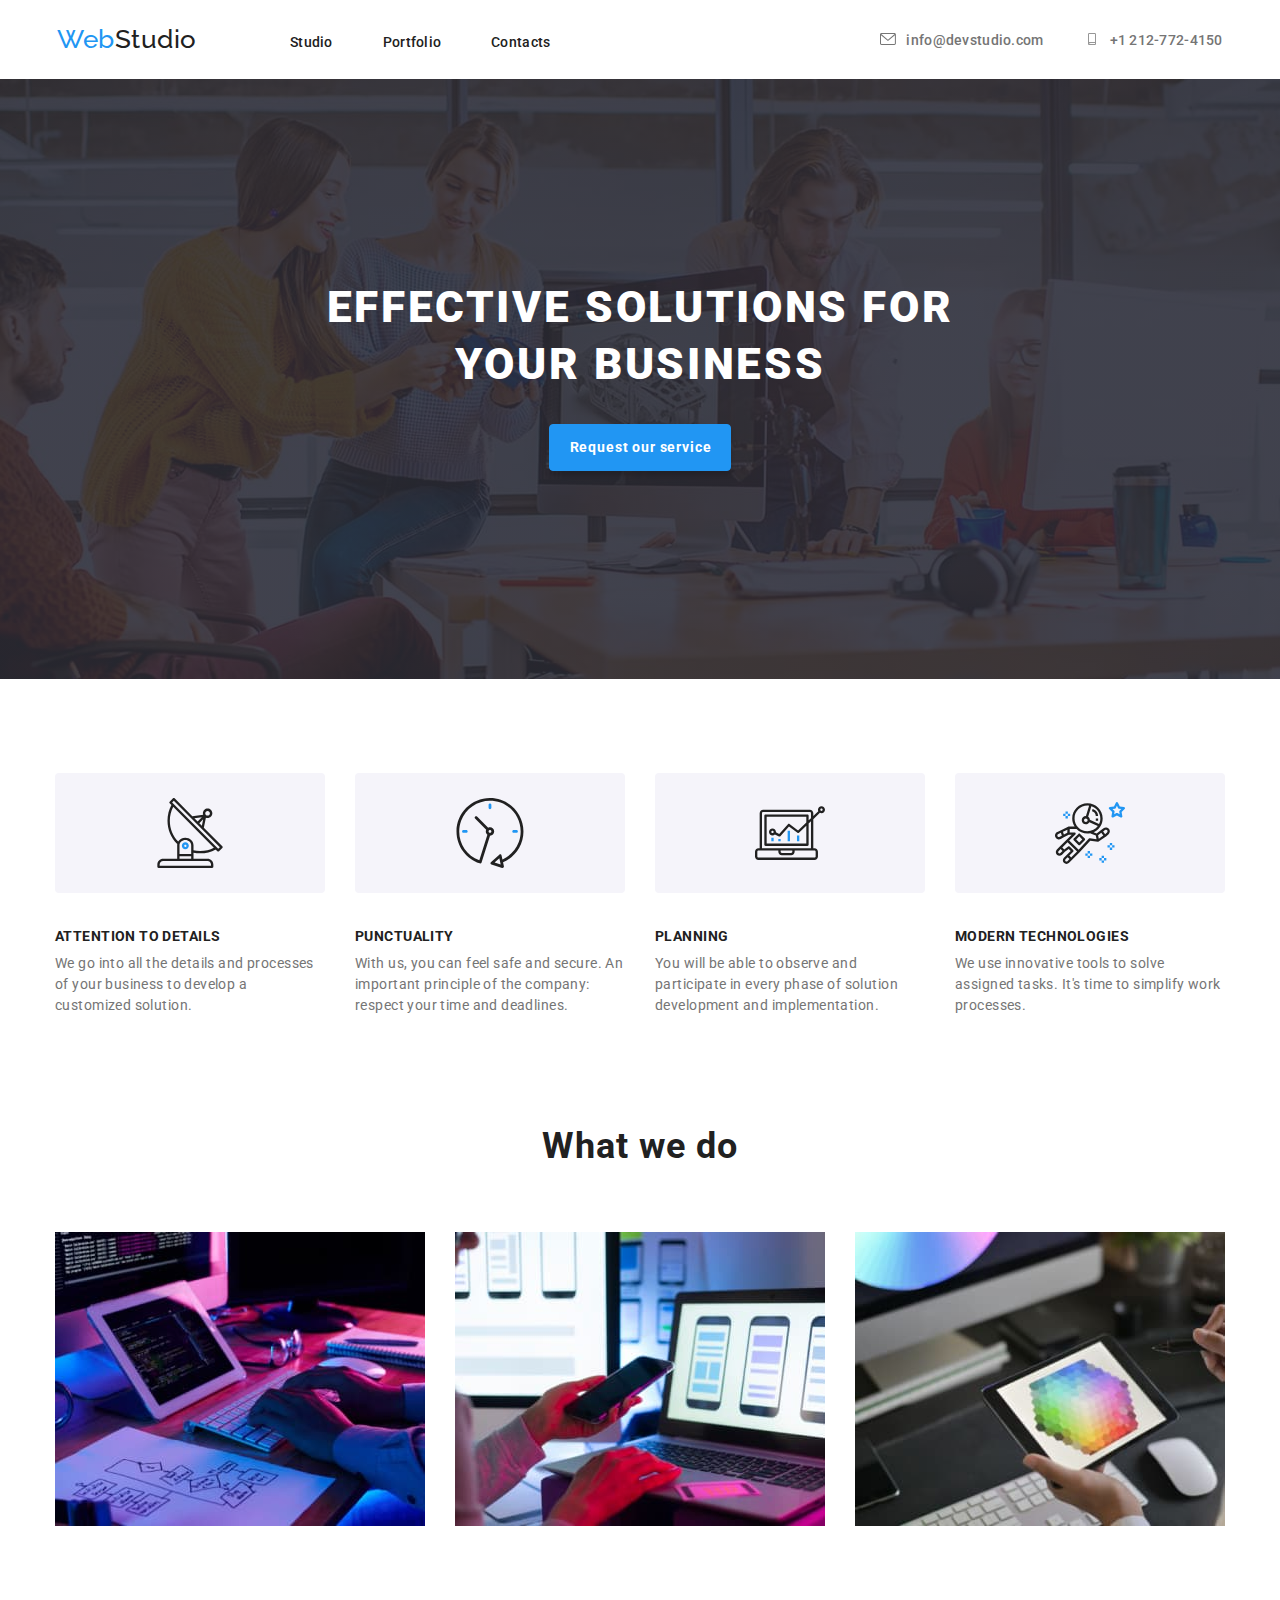
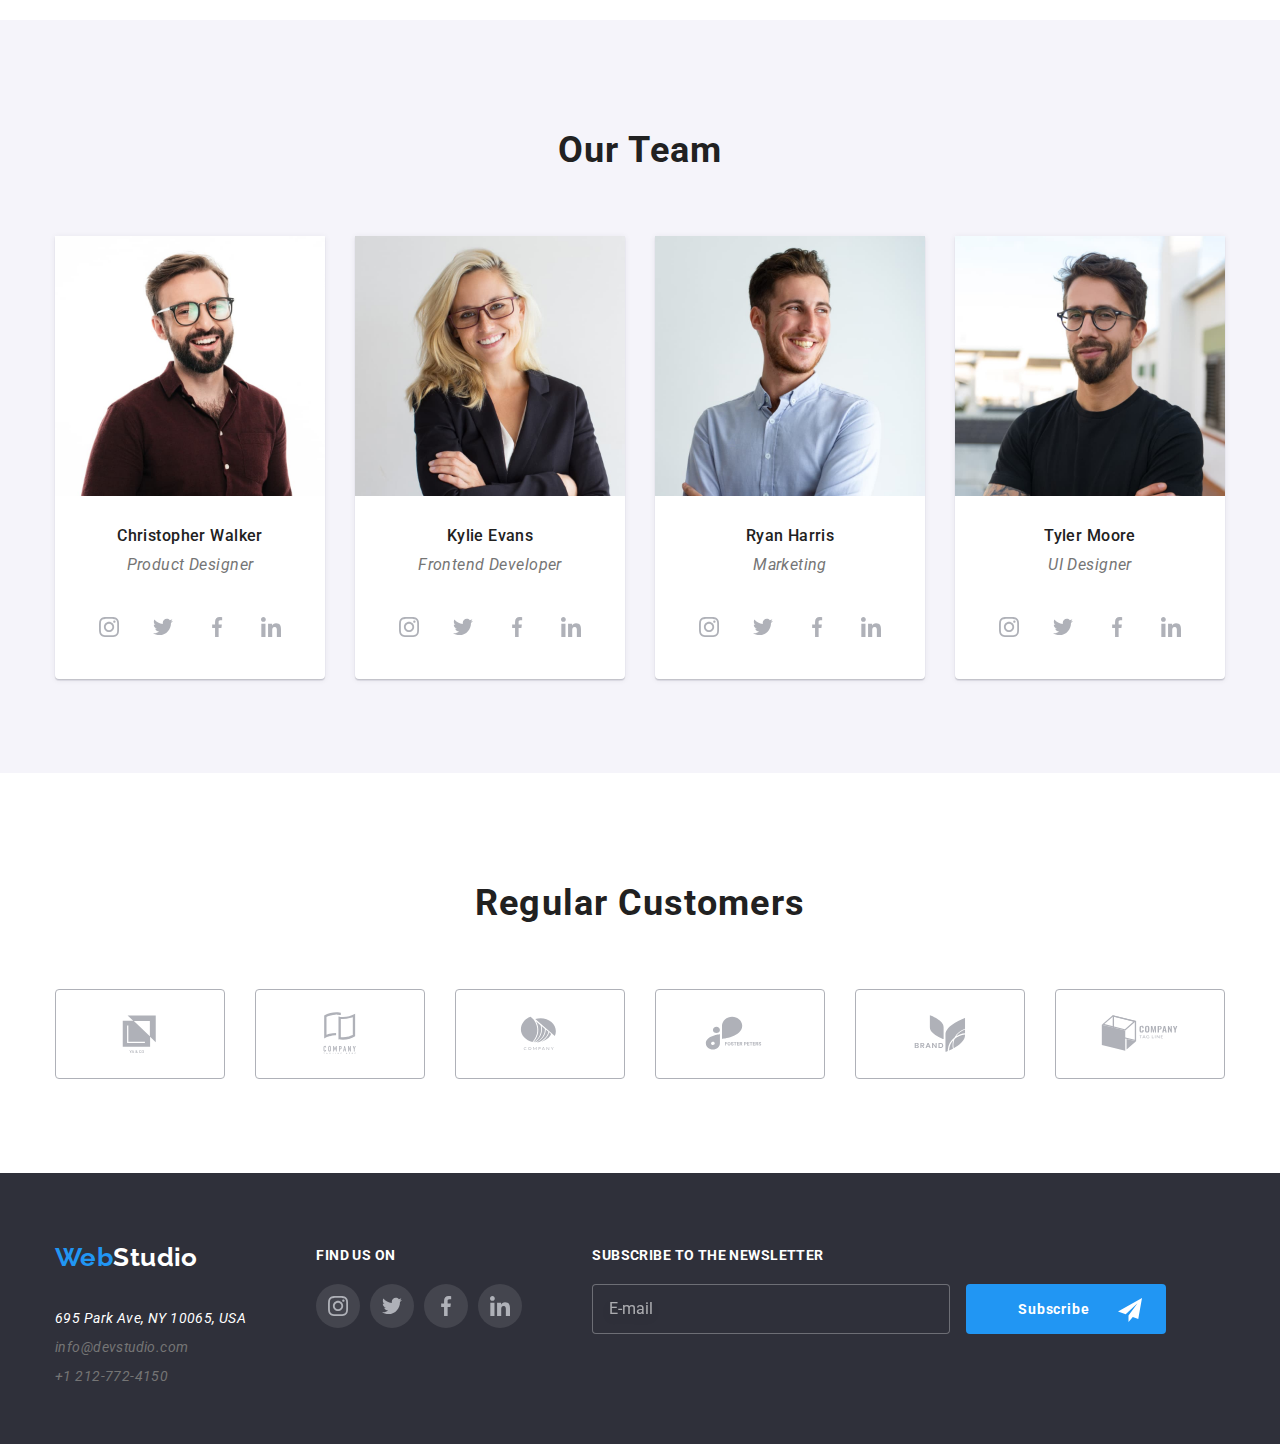
<file: index.html>
<!DOCTYPE html>
<html lang="en">
  <head>
    <meta charset="UTF-8" />
    <meta name="robots" content="index, follow" />
    <meta http-equiv="X-UA-Compatible" content="IE=edge" />
    <meta name="viewport" content="width=device-width, initial-scale=1.0" />
    <!-- ICON -->
    <link rel="icon" href="./images/goit.png" />
    <!-- NORMALIZARE -->
    <!-- <link
      rel="stylesheet"
      href="https://cdnjs.cloudflare.com/ajax/libs/modern-normalize/1.0.0/modern-normalize.min.css"
    /> -->
    <link rel="stylesheet" href="./css/modern-normalize.css" />
    <!-- CSS LINK -->
    <link rel="stylesheet" href="./css/styles.css" />

    <!-- DESCRIPTION -->
    <title>Homework 6</title>
    <meta name="description" content="homework6" />
  </head>
  <body>
    <!-- HEADER -->
    <header class="global-header">
      <div class="container header-container">
        <!-- NAVIGATION -->
        <nav class="main-navigation">
          <a class="logo no-underline" href="./index.html">
            <span class="active-item">Web</span><span>Studio</span></a
          >
          <ul>
            <li><a class="main-navigation-link no-underline" href="./studio.html">Studio</a></li>
            <li>
              <a class="main-navigation-link no-underline" href="./portfolio.html">Portfolio</a>
            </li>
            <li><a class="main-navigation-link no-underline" href="#">Contacts</a></li>
          </ul>
        </nav>
        <!-- CONTACT -->
        <ul class="contact">
          <li>
            <a class="no-underline" href="mailto:info@devstudio.com">
              <svg class="icon-navigation">
                <use href="./images/icons.svg#icon-envelope"></use>
              </svg>
              <span>info@devstudio.com</span>
            </a>
          </li>
          <li>
            <a class="no-underline" href="tel:+12127724150">
              <svg class="icon-navigation">
                <use href="./images/icons.svg#icon-smartphone"></use>
              </svg>
              <span>+1 212-772-4150</span>
            </a>
          </li>
        </ul>
      </div>
    </header>
    <!-- MAIN -->
    <main>
      <!-- HERO -->
      <section class="hero-section">
        <div class="container hero-container">
          <h1 class="heading-h1">EFFECTIVE SOLUTIONS FOR YOUR BUSINESS</h1>
          <button class="button-main" type="button" data-modal-open>Request our service</button>
        </div>
      </section>
      <!-- ATTENTION TO DETAILS -->
      <section class="section-top section-skills">
        <div class="container">
          <ul class="skills-list">
            <li>
              <svg class="skills-icon">
                <use href="./images/icons.svg#icon-antenna"></use>
              </svg>
              <h3>ATTENTION TO DETAILS</h3>
              <p>
                We go into all the details and processes of your business to develop a customized
                solution.
              </p>
            </li>
            <li>
              <svg class="skills-icon">
                <use href="./images/icons.svg#icon-clock"></use>
              </svg>
              <h3>PUNCTUALITY</h3>
              <p>
                With us, you can feel safe and secure. An important principle of the company:
                respect your time and deadlines.
              </p>
            </li>
            <li>
              <svg class="skills-icon">
                <use href="./images/icons.svg#icon-diagram"></use>
              </svg>
              <h3>PLANNING</h3>
              <p>
                You will be able to observe and participate in every phase of solution development
                and implementation.
              </p>
            </li>
            <li>
              <svg class="skills-icon">
                <use href="./images/icons.svg#icon-astronaut"></use>
              </svg>
              <h3>MODERN TECHNOLOGIES</h3>
              <p>
                We use innovative tools to solve assigned tasks. It's time to simplify work
                processes.
              </p>
            </li>
          </ul>
        </div>
      </section>
      <!-- WHAT WE DO -->
      <section class="section-top section-bottom section-activity">
        <div class="container">
          <h2 class="heading-h2">What we do</h2>
          <ul class="activity-object-img">
            <li><img src="./images/img.jpg" alt="hard work" /></li>
            <li><img src="./images/img2.jpg" alt="mobile first" /></li>
            <li><img src="./images/img3.jpg" alt="color palette" /></li>
          </ul>
        </div>
      </section>
      <!-- OUR TEAM -->
      <section class="section-top section-bottom section-team">
        <div class="container">
          <h2 class="heading-h2">Our Team</h2>
          <ul class="team-list">
            <li class="team-card">
              <img src="./images/img4.jpg" alt="Christopher Walker" />
              <strong>Christopher Walker</strong>
              <em>Product Designer</em>

              <div class="social-link-icons">
                <div class="icon-item">
                  <a
                    href="wwww.instagram.com"
                    target="_blank"
                    class="icon-link"
                    aria-label="Instagram"
                  >
                    <svg class="icon-link-svg">
                      <use href="./images/icons.svg#icon-instagram"></use>
                    </svg>
                  </a>
                </div>
                <div class="icon-item">
                  <a href="wwww.twitter.com" target="_blank" class="icon-link" aria-label="Twitter"
                    ><svg class="icon-link-svg">
                      <use href="./images/icons.svg#icon-twitter"></use>
                    </svg>
                  </a>
                </div>
                <div class="icon-item">
                  <a
                    href="wwww.facebook.com"
                    target="_blank"
                    class="icon-link"
                    aria-label="Facebook"
                    ><svg class="icon-link-svg">
                      <use href="./images/icons.svg#icon-facebook"></use>
                    </svg>
                  </a>
                </div>
                <div class="icon-item">
                  <a
                    href="wwww.linkedin.com"
                    target="_blank"
                    class="icon-link"
                    aria-label="Linkedin"
                    ><svg class="icon-link-svg">
                      <use href="./images/icons.svg#icon-linkedin"></use>
                    </svg>
                  </a>
                </div>
              </div>
            </li>
            <li class="team-card">
              <img src="./images/img5.jpg" alt="Kylie Evans" />
              <strong>Kylie Evans</strong>
              <em>Frontend Developer</em>

              <div class="social-link-icons">
                <div class="icon-item">
                  <a
                    href="wwww.instagram.com"
                    target="_blank"
                    class="icon-link"
                    aria-label="Instagram"
                  >
                    <svg class="icon-link-svg">
                      <use href="./images/icons.svg#icon-instagram"></use>
                    </svg>
                  </a>
                </div>
                <div class="icon-item">
                  <a href="wwww.twitter.com" target="_blank" class="icon-link" aria-label="Twitter"
                    ><svg class="icon-link-svg">
                      <use href="./images/icons.svg#icon-twitter"></use>
                    </svg>
                  </a>
                </div>
                <div class="icon-item">
                  <a
                    href="wwww.facebook.com"
                    target="_blank"
                    class="icon-link"
                    aria-label="Facebook"
                    ><svg class="icon-link-svg">
                      <use href="./images/icons.svg#icon-facebook"></use>
                    </svg>
                  </a>
                </div>
                <div class="icon-item">
                  <a
                    href="wwww.linkedin.com"
                    target="_blank"
                    class="icon-link"
                    aria-label="Linkedin"
                    ><svg class="icon-link-svg">
                      <use href="./images/icons.svg#icon-linkedin"></use>
                    </svg>
                  </a>
                </div>
              </div>
            </li>
            <li class="team-card">
              <img src="./images/img6.jpg" alt="Ryan Harris" />
              <strong>Ryan Harris</strong>
              <em>Marketing</em>

              <div class="social-link-icons">
                <div class="icon-item">
                  <a
                    href="wwww.instagram.com"
                    target="_blank"
                    class="icon-link"
                    aria-label="Instagram"
                  >
                    <svg class="icon-link-svg">
                      <use href="./images/icons.svg#icon-instagram"></use>
                    </svg>
                  </a>
                </div>
                <div class="icon-item">
                  <a href="wwww.twitter.com" target="_blank" class="icon-link" aria-label="Twitter"
                    ><svg class="icon-link-svg">
                      <use href="./images/icons.svg#icon-twitter"></use>
                    </svg>
                  </a>
                </div>
                <div class="icon-item">
                  <a
                    href="wwww.facebook.com"
                    target="_blank"
                    class="icon-link"
                    aria-label="Facebook"
                    ><svg class="icon-link-svg">
                      <use href="./images/icons.svg#icon-facebook"></use>
                    </svg>
                  </a>
                </div>
                <div class="icon-item">
                  <a
                    href="wwww.linkedin.com"
                    target="_blank"
                    class="icon-link"
                    aria-label="Linkedin"
                    ><svg class="icon-link-svg">
                      <use href="./images/icons.svg#icon-linkedin"></use>
                    </svg>
                  </a>
                </div>
              </div>
            </li>
            <li class="team-card">
              <img src="./images/img7.jpg" alt="Tyler Moore" />
              <strong>Tyler Moore</strong>
              <em>UI Designer</em>

              <div class="social-link-icons">
                <div class="icon-item">
                  <a
                    href="wwww.instagram.com"
                    target="_blank"
                    class="icon-link"
                    aria-label="Instagram"
                  >
                    <svg class="icon-link-svg">
                      <use href="./images/icons.svg#icon-instagram"></use>
                    </svg>
                  </a>
                </div>
                <div class="icon-item">
                  <a href="wwww.twitter.com" target="_blank" class="icon-link" aria-label="Twitter"
                    ><svg class="icon-link-svg">
                      <use href="./images/icons.svg#icon-twitter"></use>
                    </svg>
                  </a>
                </div>
                <div class="icon-item">
                  <a
                    href="wwww.facebook.com"
                    target="_blank"
                    class="icon-link"
                    aria-label="Facebook"
                    ><svg class="icon-link-svg">
                      <use href="./images/icons.svg#icon-facebook"></use>
                    </svg>
                  </a>
                </div>
                <div class="icon-item">
                  <a
                    href="wwww.linkedin.com"
                    target="_blank"
                    class="icon-link"
                    aria-label="Linkedin"
                    ><svg class="icon-link-svg">
                      <use href="./images/icons.svg#icon-linkedin"></use>
                    </svg>
                  </a>
                </div>
              </div>
            </li>
          </ul>
        </div>
      </section>
      <!--Regular Custoerms-->
      <section class="section-top section-bottom">
        <div class="container">
          <h2 class="heading-h2">Regular Customers</h2>

          <ul class="custoerms-list">
            <li class="icon-item">
              <a href="" class="customer-link" aria-label="Customer-1">
                <svg class="icon-customer">
                  <use href="./images/icons.svg#icon-logo"></use>
                </svg>
              </a>
            </li>

            <li class="icon-item">
              <a href="" class="customer-link" aria-label="Customer-2">
                <svg class="icon-customer">
                  <use href="./images/icons.svg#icon-logo2"></use>
                </svg>
              </a>
            </li>
            <li class="icon-item">
              <a href="" class="customer-link" aria-label="Customer-3">
                <svg class="icon-customer">
                  <use href="./images/icons.svg#icon-logo3"></use>
                </svg>
              </a>
            </li>
            <li class="icon-item">
              <a href="" class="customer-link" aria-label="Customer-4">
                <svg class="icon-customer">
                  <use href="./images/icons.svg#icon-logo4"></use>
                </svg>
              </a>
            </li>
            <li class="icon-item">
              <a href="" class="customer-link" aria-label="Customer-5">
                <svg class="icon-customer">
                  <use href="./images/icons.svg#icon-logo5"></use>
                </svg>
              </a>
            </li>
            <li class="icon-item">
              <a href="" class="customer-link" aria-label="Customer-6">
                <svg class="icon-customer">
                  <use href="./images/icons.svg#icon-logo6"></use>
                </svg>
              </a>
            </li>
          </ul>
        </div>
      </section>
    </main>
    <!-- FOOTER -->
    <footer class="global-footer">
      <div class="container footer-container">
        <div>
          <div class="footer-logo">
            <a class="logo no-underline" href="./index.html"
              ><span class="active-item">Web</span><span>Studio</span></a
            >
          </div>

          <!-- ADDRESS -->
          <address>
            <ul class="contact">
              <li><span>695 Park Ave, NY 10065, USA</span></li>
              <li>
                <a class="no-underline" href="mailto:info@devstudio.com">info@devstudio.com</a>
              </li>
              <li><a class="no-underline" href="tel:+12127724150">+1 212-772-4150</a></li>
            </ul>
          </address>
        </div>
        <!--  -->
        <div>
          <h4 class="footer-title">Find us on</h4>
          <div class="social-link-icons">
            <div class="icon-item">
              <a href="wwww.instagram.com" target="_blank" class="icon-link" aria-label="Instagram">
                <svg class="icon-link-svg">
                  <use href="./images/icons.svg#icon-instagram"></use>
                </svg>
              </a>
            </div>
            <div class="icon-item">
              <a href="wwww.twitter.com" target="_blank" class="icon-link" aria-label="Twitter"
                ><svg class="icon-link-svg">
                  <use href="./images/icons.svg#icon-twitter"></use>
                </svg>
              </a>
            </div>
            <div class="icon-item">
              <a href="wwww.facebook.com" target="_blank" class="icon-link" aria-label="Facebook"
                ><svg class="icon-link-svg">
                  <use href="./images/icons.svg#icon-facebook"></use>
                </svg>
              </a>
            </div>
            <div class="icon-item">
              <a href="wwww.linkedin.com" target="_blank" class="icon-link" aria-label="Linkedin"
                ><svg class="icon-link-svg">
                  <use href="./images/icons.svg#icon-linkedin"></use>
                </svg>
              </a>
            </div>
          </div>
        </div>
        <!--  -->
        <div>
          <form method="GET" class="js-subscribe">
            <label for="mail"> <h4 class="footer-title">Subscribe to the newsletter</h4></label>
            <div>
              <input
                class="subscribe-input"
                type="email"
                name="mail"
                id="mail"
                placeholder="E-mail"
                autocomplete="email"
              />
              <button type="submit" class="subscribe-button">
                Subscribe

                <svg class="icon-send">
                  <use href="./images/icons.svg#icon-send"></use>
                </svg>
              </button>
            </div>
          </form>
        </div>
      </div>
    </footer>
    <!-- MODAL BOX -->
    <div class="backdrop is-hidden" data-modal>
      <div class="modal">
        <button class="modal-close" type="button" data-modal-close>
          <svg class="">
            <use href="./images/icons.svg#icon-close-btn"></use>
          </svg>
        </button>

        <p class="title">Leave your information and we'll call you back</p>

        <form class="form">
          <label class="form-field">
            <span class="label-title">Name</span>
            <input class="form-input" type="text" name="username" />
            <svg class="icon-form" width="12" height="12">
              <use href="./images/icons.svg#icon-user-form"></use>
            </svg>
          </label>
          <label class="form-field">
            <span class="label-title">Telephone</span>
            <input type="tel" name="telephone" />
            <svg class="icon-form" width="13" height="13">
              <use href="./images/icons.svg#icon-tel-form"></use>
            </svg>
          </label>
          <label class="form-field">
            <span class="label-title">E-mail</span>
            <input type="tel" name="email" />
            <svg class="icon-form" width="15" height="12">
              <use href="./images/icons.svg#icon-mail-form"></use>
            </svg>
          </label>
          <label class="form-field">
            <span class="label-title">Comments</span>
            <textarea
              name="feedback"
              rows="5"
              placeholder="Enter the text"
              resize="none"
            ></textarea>
          </label>

          <label class="checkbox">
            <input class="checkbox-input" type="checkbox" name="checked" value="checked" />
            <svg class="icon-border" width="16" height="15">
              <use href="./images/icons.svg#icon-border"></use>
            </svg>
            <span class="license">
              I agree with the letter and accept the
              <a href="#">Terms and Conditions</a>
            </span>
          </label>

          <button class="form-submit" type="submit">Send</button>
        </form>
      </div>
    </div>
    <script src="./js/modal.js"></script>
  </body>
</html>
</file>
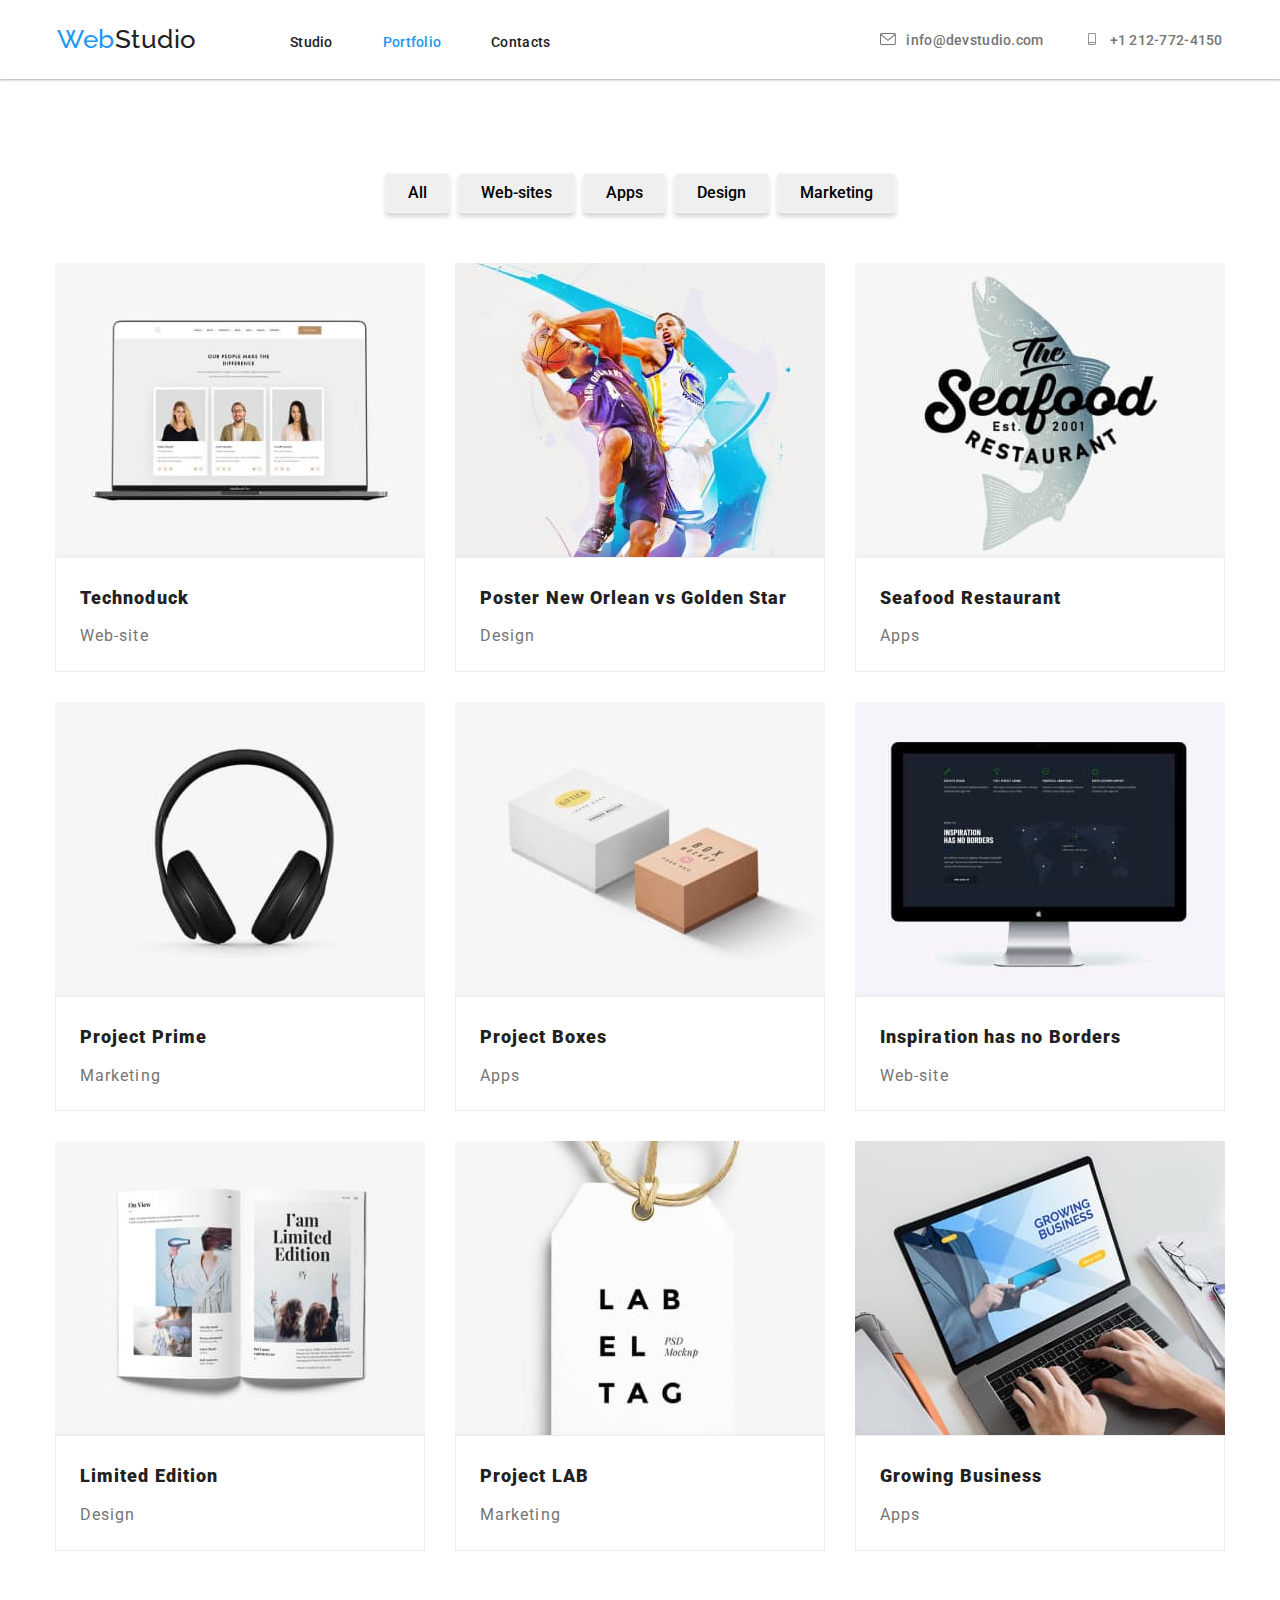
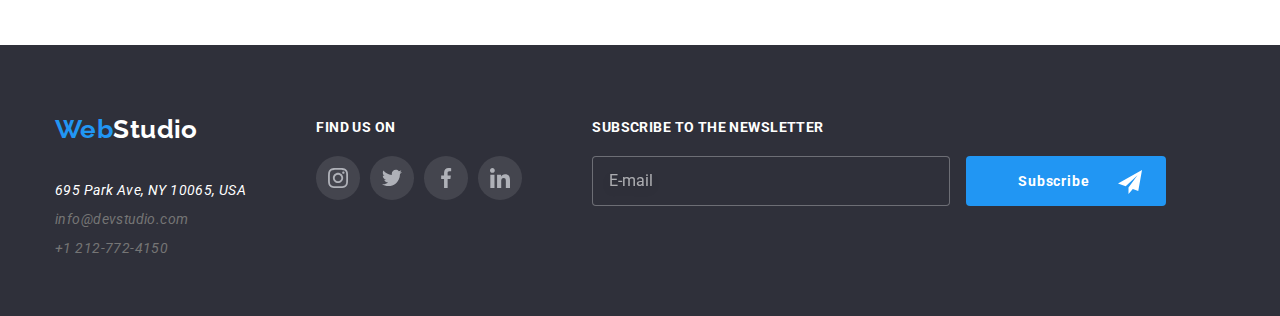
<file: portfolio.html>
<!DOCTYPE html>
<html lang="en">
  <head>
    <meta charset="UTF-8" />
    <meta name="robots" content="index, follow" />
    <meta http-equiv="X-UA-Compatible" content="IE=edge" />
    <meta name="viewport" content="width=device-width, initial-scale=1.0" />
    <!-- ICON -->
    <link rel="icon" href="./images/goit.png" />
    <!-- NORMALIZARE -->
    <!-- <link
      rel="stylesheet"
      href="https://cdnjs.cloudflare.com/ajax/libs/modern-normalize/1.0.0/modern-normalize.min.css"
    /> -->
    <link rel="stylesheet" href="./css/modern-normalize.css" />
    <!-- CSS LINK -->
    <link rel="stylesheet" href="./css/styles.css" />
    <!-- DESCRIPTION -->
    <title>Homework 6</title>
    <meta name="description" content="homework6" />
  </head>
  <body>
    <!-- HEADER -->
    <header class="global-header">
      <div class="container header-container">
        <!-- NAVIGATION -->
        <nav class="main-navigation">
          <a class="logo no-underline" href="./index.html">
            <span class="active-item">Web</span><span>Studio</span></a
          >
          <ul>
            <li><a class="main-navigation-link no-underline" href="./studio.html">Studio</a></li>
            <li>
              <a class="main-navigation-link active-item no-underline" href="./portfolio.html">
                <span class="portofolio-active-item">Portfolio</span>
              </a>
            </li>
            <li><a class="main-navigation-link no-underline" href="#">Contacts</a></li>
          </ul>
        </nav>
        <!-- CONTACT -->
        <!-- CONTACT -->
        <ul class="contact">
          <li>
            <a class="no-underline" href="mailto:info@devstudio.com">
              <svg class="icon-navigation">
                <use href="./images/icons.svg#icon-envelope"></use>
              </svg>
              <span>info@devstudio.com</span>
            </a>
          </li>
          <li>
            <a class="no-underline" href="tel:+12127724150">
              <svg class="icon-navigation">
                <use href="./images/icons.svg#icon-smartphone"></use>
              </svg>
              <span>+1 212-772-4150</span>
            </a>
          </li>
        </ul>
      </div>
    </header>
    <main>
      <!-- FILTER -->
      <section class="section-top section-filter">
        <div class="container">
          <ul class="filters-button no-bullets">
            <li><button class="button-filter" type="button">All</button></li>
            <li><button class="button-filter" type="button">Web-sites</button></li>
            <li><button class="button-filter" type="button">Apps</button></li>
            <li><button class="button-filter" type="button">Design</button></li>
            <li><button class="button-filter" type="button">Marketing</button></li>
          </ul>
        </div>
      </section>
      <!-- PROJECT -->
      <section class="section-bottom section-project">
        <div class="container">
          <ul class="project-list no-bullets">
            <!--  -->
            <li class="portfolio-card">
              <article class="project-list-card">
                <a class="portfolio-card-link" href="#">
                  <div class="card-projects-description">
                    <p>
                      Technoduck is a state-of-the-art coronavirus distribution platform. Companies
                      use this platform for digital espionage and attacks on competitors' secure
                      servers.
                    </p>
                  </div>
                  <img src="./images/portfolio/studio1.jpg" alt="Technoduck" />

                  <div class="box">
                    <strong>Technoduck</strong>
                    <em>Web-site</em>
                  </div>
                </a>
              </article>
            </li>
            <!--  -->
            <li class="portfolio-card">
              <article class="project-list-card">
                <a class="portfolio-card-link" href="#">
                  <div class="card-projects-description">
                    <p>
                      Technoduck is a state-of-the-art coronavirus distribution platform. Companies
                      use this platform for digital espionage and attacks on competitors' secure
                      servers.
                    </p>
                  </div>
                  <img src="./images/portfolio/studio2.jpg" alt="Poster New Orlean vs Golden Sta" />
                  <div class="box">
                    <strong>Poster New Orlean vs Golden Star</strong> <em>Design</em>
                  </div>
                </a>
              </article>
            </li>
            <!--  -->
            <li class="portfolio-card">
              <article class="project-list-card">
                <a class="portfolio-card-link" href="#">
                  <div class="card-projects-description">
                    <p>
                      Technoduck is a state-of-the-art coronavirus distribution platform. Companies
                      use this platform for digital espionage and attacks on competitors' secure
                      servers.
                    </p>
                  </div>
                  <img src="./images/portfolio/studio3.jpg" alt="Seafood Restaurant" />
                  <div class="box"><strong>Seafood Restaurant</strong> <em>Apps</em></div>
                </a>
              </article>
            </li>
            <li class="portfolio-card">
              <article class="project-list-card">
                <a class="portfolio-card-link" href="#">
                  <div class="card-projects-description">
                    <p>
                      Technoduck is a state-of-the-art coronavirus distribution platform. Companies
                      use this platform for digital espionage and attacks on competitors' secure
                      servers.
                    </p>
                  </div>
                  <img src="./images/portfolio/studio4.jpg" alt="Project Prime" />
                  <div class="box"><strong>Project Prime</strong> <em>Marketing</em></div>
                </a>
              </article>
            </li>
            <li class="portfolio-card">
              <article class="project-list-card">
                <a class="portfolio-card-link" href="#">
                  <div class="card-projects-description">
                    <p>
                      Technoduck is a state-of-the-art coronavirus distribution platform. Companies
                      use this platform for digital espionage and attacks on competitors' secure
                      servers.
                    </p>
                  </div>
                  <img src="./images/portfolio/studio5.jpg" alt="Project Boxes" />
                  <div class="box"><strong>Project Boxes</strong> <em>Apps</em></div>
                </a>
              </article>
            </li>
            <li class="portfolio-card">
              <article class="project-list-card">
                <a class="portfolio-card-link" href="#">
                  <div class="card-projects-description">
                    <p>
                      Technoduck is a state-of-the-art coronavirus distribution platform. Companies
                      use this platform for digital espionage and attacks on competitors' secure
                      servers.
                    </p>
                  </div>
                  <img src="./images/portfolio/studio6.jpg" alt="Inspiration has no Borders" />
                  <div class="box">
                    <strong>Inspiration has no Borders</strong> <em>Web-site</em>
                  </div>
                </a>
              </article>
            </li>
            <li class="portfolio-card">
              <article class="project-list-card">
                <a class="portfolio-card-link" href="#">
                  <div class="card-projects-description">
                    <p>
                      Technoduck is a state-of-the-art coronavirus distribution platform. Companies
                      use this platform for digital espionage and attacks on competitors' secure
                      servers.
                    </p>
                  </div>
                  <img src="./images/portfolio/studio7.jpg" alt="Limited Edition" />
                  <div class="box"><strong>Limited Edition</strong> <em>Design</em></div>
                </a>
              </article>
            </li>
            <li class="portfolio-card">
              <article class="project-list-card">
                <a class="portfolio-card-link" href="#">
                  <div class="card-projects-description">
                    <p>
                      Technoduck is a state-of-the-art coronavirus distribution platform. Companies
                      use this platform for digital espionage and attacks on competitors' secure
                      servers.
                    </p>
                  </div>
                  <img src="./images/portfolio/studio8.jpg" alt="Project LAB" />
                  <div class="box"><strong>Project LAB</strong> <em>Marketing</em></div>
                </a>
              </article>
            </li>
            <li class="portfolio-card">
              <article class="project-list-card">
                <a class="portfolio-card-link" href="#">
                  <div class="card-projects-description">
                    <p>
                      Technoduck is a state-of-the-art coronavirus distribution platform. Companies
                      use this platform for digital espionage and attacks on competitors' secure
                      servers.
                    </p>
                  </div>
                  <img src="./images/portfolio/studio9.jpg" alt="Growing Business" />
                  <div class="box"><strong>Growing Business</strong> <em>Apps</em></div>
                </a>
              </article>
            </li>
          </ul>
        </div>
      </section>
    </main>
    <footer class="global-footer">
      <div class="container footer-container">
        <div>
          <div class="footer-logo">
            <a class="logo no-underline" href="./index.html"
              ><span class="active-item">Web</span><span>Studio</span></a
            >
          </div>

          <!-- ADDRESS -->
          <address>
            <ul class="contact">
              <li><span>695 Park Ave, NY 10065, USA</span></li>
              <li>
                <a class="no-underline" href="mailto:info@devstudio.com">info@devstudio.com</a>
              </li>
              <li><a class="no-underline" href="tel:+12127724150">+1 212-772-4150</a></li>
            </ul>
          </address>
        </div>
        <!--  -->
        <div>
          <h4 class="footer-title">Find us on</h4>
          <div class="social-link-icons">
            <div class="icon-item">
              <a href="wwww.instagram.com" target="_blank" class="icon-link" aria-label="Instagram">
                <svg class="icon-link-svg">
                  <use href="./images/icons.svg#icon-instagram"></use>
                </svg>
              </a>
            </div>
            <div class="icon-item">
              <a href="wwww.twitter.com" target="_blank" class="icon-link" aria-label="Twitter"
                ><svg class="icon-link-svg">
                  <use href="./images/icons.svg#icon-twitter"></use>
                </svg>
              </a>
            </div>
            <div class="icon-item">
              <a href="wwww.facebook.com" target="_blank" class="icon-link" aria-label="Facebook"
                ><svg class="icon-link-svg">
                  <use href="./images/icons.svg#icon-facebook"></use>
                </svg>
              </a>
            </div>
            <div class="icon-item">
              <a href="wwww.linkedin.com" target="_blank" class="icon-link" aria-label="Linkedin"
                ><svg class="icon-link-svg">
                  <use href="./images/icons.svg#icon-linkedin"></use>
                </svg>
              </a>
            </div>
          </div>
        </div>
        <!--  -->
        <div>
          <form method="GET" class="js-subscribe">
            <label for="mail"> <h4 class="footer-title">Subscribe to the newsletter</h4></label>
            <div>
              <input
                class="subscribe-input"
                type="email"
                name="mail"
                id="mail"
                placeholder="E-mail"
                autocomplete="email"
              />
              <button type="submit" class="subscribe-button">
                Subscribe

                <svg class="icon-send">
                  <use href="./images/icons.svg#icon-send"></use>
                </svg>
              </button>
            </div>
          </form>
        </div>
      </div>
    </footer>
  </body>
</html>
</file>
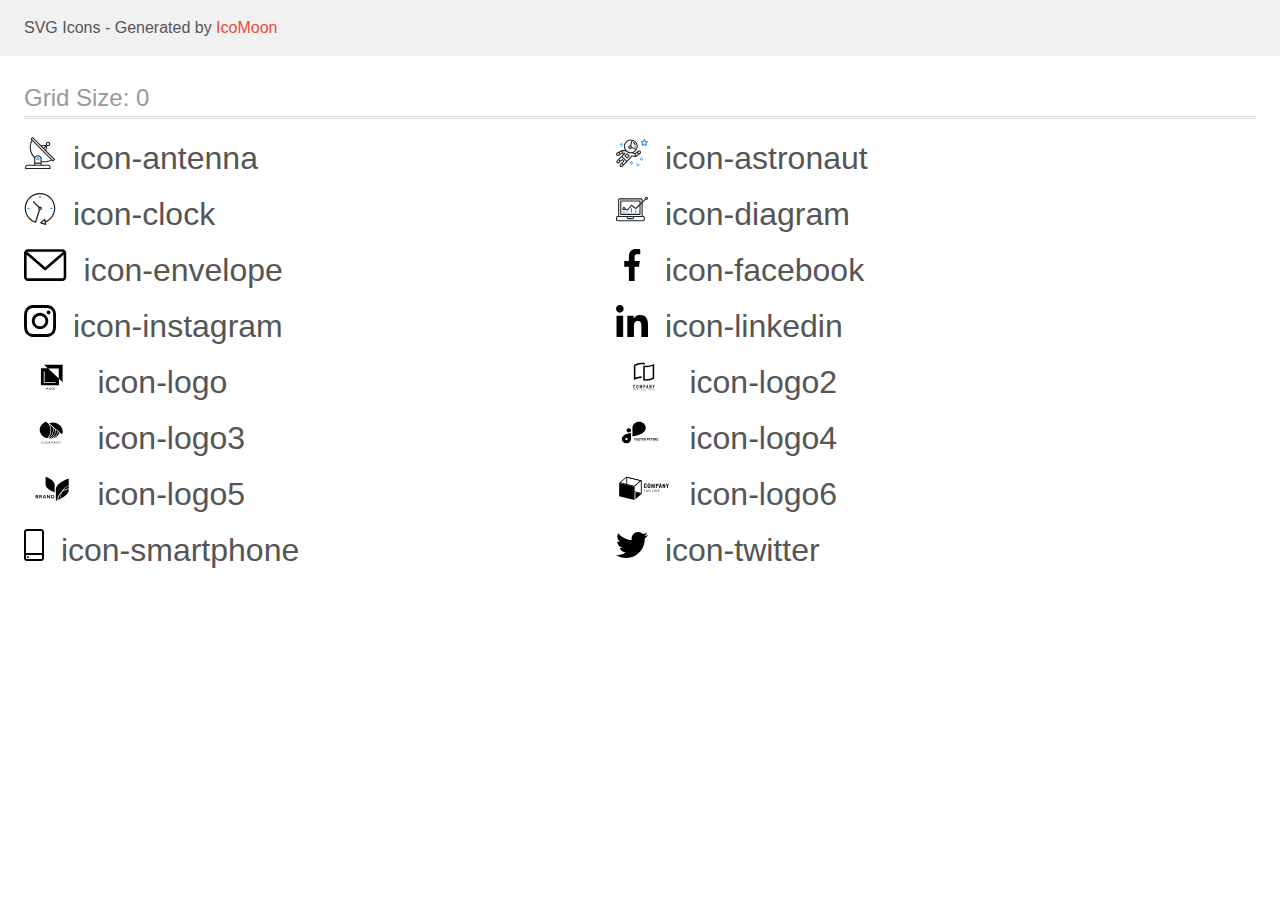
<file: images/icomoon/demo.html>
<!doctype html>
<html>
<head>
    <title>IcoMoon - SVG Icons</title>
    <meta charset="utf-8">
    <meta name="viewport" content="width=device-width, initial-scale=1">
    <link rel="stylesheet" href="demo-files/demo.css">
    <link rel="stylesheet" href="style.css">
</head>
<body>
<svg aria-hidden="true" style="position: absolute; width: 0; height: 0; overflow: hidden;" version="1.1" xmlns="http://www.w3.org/2000/svg" xmlns:xlink="http://www.w3.org/1999/xlink">
<defs>
<symbol id="icon-antenna" viewBox="0 0 32 32">
<path fill="#212121" style="fill: var(--color1, #212121)" d="M30.773 22.098l-8.443-8.505 0.937-4.616c0.225 0.090 0.485 0.144 0.758 0.146h0.007c0.008 0 0.017 0 0.026 0 1.192 0 2.159-0.967 2.159-2.159s-0.967-2.159-2.159-2.159c-1.192 0-2.159 0.967-2.159 2.159 0 0.259 0.046 0.508 0.13 0.739l-0.005-0.015-4.96 0.606-8.091-8.133c-0.096-0.098-0.229-0.159-0.376-0.16h-0c-0.14 0.001-0.274 0.057-0.373 0.155l-1.512 1.504c-0.096 0.097-0.156 0.23-0.156 0.377s0.060 0.281 0.156 0.377v0l0.814 0.825c-1.143 2.062-1.816 4.522-1.816 7.139 0 4.106 1.656 7.824 4.336 10.525l-0.001-0.001c0.043 0.041 0.092 0.074 0.146 0.097-0.032 0.164-0.051 0.353-0.052 0.546v6.188h-6.4c-1.472 0.001-2.666 1.194-2.667 2.666v1.067c0 0.295 0.239 0.534 0.534 0.534h24.534c0.294 0 0.533-0.239 0.533-0.534v-1.067c-0.002-1.472-1.195-2.665-2.666-2.666h-6.4v-2.742c1.003 0.21 2.024 0.317 3.049 0.32 2.58-0.003 5.005-0.663 7.117-1.822l-0.077 0.039 0.818 0.823c0.099 0.101 0.235 0.159 0.376 0.16 0.14-0.001 0.274-0.057 0.373-0.155l1.512-1.504c0.096-0.097 0.156-0.23 0.156-0.377s-0.060-0.281-0.156-0.377v0zM23.28 6.233c0.193-0.192 0.459-0.31 0.752-0.31 0.589 0 1.067 0.478 1.067 1.066s-0.477 1.066-1.067 1.066c-0 0-0 0-0 0h-0.004c-0.587-0.003-1.061-0.479-1.061-1.066 0-0.295 0.12-0.563 0.314-0.756l0-0h-0.002zM22.024 9.737l-0.598 2.946-1.175-1.183 1.774-1.763zM21.419 8.835l-1.92 1.909-1.486-1.493 3.406-0.416zM24.004 28.8c0.884 0 1.6 0.716 1.6 1.6v0 0.534h-23.466v-0.534c0-0.884 0.716-1.6 1.6-1.6v0h20.267zM16.538 26.666v1.067h-5.334v-1.067h5.334zM11.204 25.6v-4.053c0-1.294 1.196-2.346 2.667-2.346s2.667 1.053 2.667 2.346v4.053h-5.334zM17.604 23.904v-2.357c0-1.882-1.675-3.413-3.733-3.413-0.017-0-0.038-0-0.058-0-1.353 0-2.54 0.707-3.213 1.771l-0.009 0.016c-2.36-2.482-3.812-5.846-3.812-9.55 0-2.314 0.567-4.496 1.569-6.414l-0.036 0.077 18.602 18.709c-1.823 0.947-3.979 1.502-6.266 1.502-1.079 0-2.128-0.124-3.136-0.357l0.093 0.018zM28.893 23.22l-21.057-21.181 0.754-0.752 7.935 7.98c0.004 0 0.006 0.007 0.010 0.010l13.114 13.191-0.757 0.752z"></path>
<path fill="#2196f3" style="fill: var(--color2, #2196f3)" d="M13.876 20.267h-0.005c-0.001 0-0.002 0-0.002 0-0.884 0-1.6 0.716-1.6 1.6s0.715 1.599 1.597 1.6h0.005c0.001 0 0.001 0 0.002 0 0.884 0 1.6-0.716 1.6-1.6s-0.715-1.599-1.598-1.6h-0zM14.249 22.245c-0.096 0.096-0.229 0.155-0.376 0.155-0.295 0-0.534-0.239-0.534-0.534s0.238-0.533 0.532-0.533h0c0.293 0.001 0.531 0.239 0.531 0.533 0 0.148-0.060 0.282-0.157 0.378l-0 0h0.005z"></path>
</symbol>
<symbol id="icon-astronaut" viewBox="0 0 32 32">
<path fill="#2196f3" style="fill: var(--color2, #2196f3)" d="M31.974 4.524c-0.064-0.191-0.227-0.332-0.427-0.362l-0.003-0-1.911-0.278-0.855-1.731c-0.179-0.365-0.777-0.365-0.956 0l-0.855 1.731-1.911 0.278c-0.26 0.039-0.457 0.26-0.457 0.528 0 0.15 0.062 0.285 0.161 0.382l1.383 1.348-0.326 1.903c-0.034 0.2 0.048 0.402 0.212 0.522 0.166 0.12 0.383 0.135 0.562 0.040l1.709-0.899 1.709 0.899c0.072 0.038 0.157 0.061 0.247 0.061 0.295 0 0.534-0.239 0.534-0.534 0-0.031-0.003-0.062-0.008-0.092l0 0.003-0.326-1.903 1.383-1.348c0.099-0.097 0.161-0.233 0.161-0.382 0-0.059-0.009-0.115-0.027-0.168l0.001 0.004zM29.511 5.851c-0.126 0.122-0.183 0.299-0.153 0.472l0.191 1.114-1-0.526c-0.072-0.039-0.158-0.062-0.249-0.062s-0.177 0.023-0.252 0.063l0.003-0.001-1 0.526 0.191-1.114c0.005-0.027 0.008-0.059 0.008-0.091 0-0.149-0.061-0.285-0.16-0.381l-0-0-0.811-0.79 1.119-0.162c0.174-0.025 0.324-0.134 0.402-0.292l0.5-1.013 0.5 1.013c0.078 0.158 0.228 0.267 0.402 0.292l1.119 0.162-0.809 0.79zM26.134 20.522h-1.067v1.067h1.067v-1.067zM26.134 22.656h-1.067v1.066h1.067v-1.066zM27.2 21.589h-1.067v1.067h1.067v-1.067zM25.067 21.589h-1.067v1.067h1.067v-1.067zM22.4 26.389h-1.067v1.067h1.067v-1.067zM22.4 28.523h-1.067v1.067h1.067v-1.067zM23.467 27.456h-1.067v1.067h1.067v-1.067zM21.334 27.456h-1.067v1.067h1.067v-1.067zM16 24.256h-1.066v1.067h1.066v-1.067zM16 26.389h-1.066v1.067h1.066v-1.067zM17.067 25.322h-1.067v1.067h1.067v-1.067zM14.934 25.322h-1.067v1.067h1.067v-1.067zM5.867 6.122h-1.066v1.066h1.066v-1.066zM5.867 8.256h-1.066v1.066h1.066v-1.066zM6.933 7.189h-1.067v1.067h1.066v-1.067zM4.8 7.189h-1.067v1.067h1.067v-1.067z"></path>
<path fill="#212121" style="fill: var(--color1, #212121)" d="M24.715 14.16c-0.28-0.376-0.698-0.636-1.179-0.703l-0.009-0.001c-0.076-0.012-0.164-0.018-0.254-0.018-0.411 0-0.789 0.139-1.090 0.373l0.004-0.003-1.253 0.96-1.898 1.417-1.358-0.541c2.421-1.086 4.113-3.508 4.113-6.32 0-3.823-3.122-6.934-6.961-6.934s-6.961 3.11-6.961 6.934c0 1.386 0.415 2.674 1.12 3.759l-2.768-0.024c-0.009 0-0.016 0.005-0.023 0.005-0.057 0.003-0.11 0.014-0.159 0.033l0.004-0.001c-0.013 0.005-0.026 0.007-0.038 0.013-0.006 0.003-0.013 0.003-0.019 0.006l-3.233 1.596c-0 0-0.001 0-0.001 0.001l-1.893 0.91c-0.024 0.011-0.045 0.023-0.065 0.036l0.001-0.001c-0.482 0.324-0.795 0.867-0.795 1.483 0 0.297 0.073 0.577 0.201 0.823l-0.005-0.010c0.22 0.424 0.592 0.742 1.043 0.885l0.013 0.003c0.161 0.053 0.345 0.083 0.537 0.083 0.308 0 0.598-0.078 0.851-0.216l-0.009 0.005 1.388-0.738 2.264-1.169 1.357-0.008-5.442 5.415c0 0.001-0.001 0.001-0.001 0.001l-1.339 1.333c-0.303 0.299-0.49 0.714-0.49 1.173 0 0.002 0 0.004 0 0.005v-0c0 0.444 0.174 0.863 0.49 1.178 0.301 0.3 0.717 0.485 1.176 0.485 0.001 0 0.002 0 0.004 0h-0c0.428 0 0.854-0.162 1.18-0.485l1.314-1.309 1.741-1.3 0.901 0.897-3.102 3.088c-0.303 0.299-0.491 0.714-0.491 1.173 0 0.001 0 0.003 0 0.004v-0c0 0.445 0.174 0.864 0.49 1.179 0.302 0.3 0.717 0.485 1.176 0.485 0.001 0 0.002 0 0.003 0h-0c0.427 0 0.855-0.162 1.18-0.485l4.488-4.472c0.007-0.006 0.016-0.009 0.022-0.016l5.166-5.658 3.471 0.494c0.025 0.004 0.050 0.006 0.075 0.006 0.065 0 0.127-0.016 0.187-0.038 0.018-0.006 0.033-0.015 0.050-0.023 0.019-0.010 0.039-0.015 0.058-0.027l3.213-2.133c0.012-0.008 0.018-0.021 0.029-0.030 0.013-0.010 0.029-0.014 0.041-0.026l1.271-1.191c0.348-0.326 0.564-0.787 0.564-1.3 0-0.4-0.132-0.769-0.355-1.066l0.003 0.005zM2.13 17.77c-0.098 0.054-0.215 0.086-0.34 0.086-0.078 0-0.153-0.013-0.224-0.036l0.005 0.001c-0.294-0.093-0.504-0.364-0.504-0.683 0-0.235 0.114-0.444 0.289-0.575l0.002-0.001 1.314-0.632 0.316 0.924 0.133 0.389-0.992 0.527zM5.627 15.942l-1.548 0.8-0.255-0.746-0.184-0.537 2.027-1.001-0.040 1.484zM20.727 9.322c0 0.918-0.219 1.785-0.599 2.56l-4.181-1.899c-0.044-0.575-0.342-1.072-0.782-1.384l-0.006-0.004 1.463-4.861c2.378 0.757 4.105 2.975 4.105 5.588zM8.938 9.322c0-3.235 2.644-5.867 5.894-5.867 0.253 0 0.5 0.022 0.745 0.053l-1.432 4.753c-0.019 0-0.037-0.006-0.057-0.006-0 0-0.001 0-0.001 0-1.032 0-1.869 0.835-1.872 1.867v0c0.003 1.031 0.84 1.867 1.872 1.867 0 0 0.001 0 0.001 0h-0c0.695 0 1.295-0.383 1.618-0.944l3.863 1.755c-1.075 1.447-2.795 2.39-4.737 2.39-3.25 0-5.894-2.632-5.894-5.867zM14.895 10.122c0 0.441-0.362 0.8-0.806 0.8-0 0-0.001 0-0.001 0-0.443 0-0.802-0.358-0.804-0.8v-0c0-0.441 0.361-0.8 0.806-0.8s0.806 0.359 0.806 0.8zM2.464 25.146c-0.11 0.109-0.261 0.176-0.428 0.176s-0.317-0.067-0.427-0.175l0 0c-0.109-0.108-0.176-0.257-0.176-0.422s0.067-0.314 0.176-0.422l0-0 0.962-0.959 0.852 0.848-0.959 0.954zM5.678 28.88c-0.11 0.109-0.261 0.176-0.428 0.176s-0.317-0.067-0.427-0.175l0 0c-0.109-0.108-0.176-0.257-0.176-0.422s0.067-0.314 0.176-0.422l0-0 0.963-0.959 0.852 0.848-0.96 0.955zM9.16 25.411l-0.001 0.001-1.765 1.76-0.852-0.848 1.765-1.757c0.040-0.040 0.065-0.088 0.090-0.136 0.007-0.014 0.020-0.026 0.026-0.040 0.016-0.041 0.019-0.085 0.026-0.128 0.003-0.025 0.014-0.048 0.014-0.073 0-0.035-0.013-0.070-0.020-0.105-0.006-0.032-0.006-0.064-0.019-0.096-0.025-0.053-0.055-0.098-0.092-0.138l0 0c-0.010-0.012-0.014-0.026-0.025-0.038h-0.001s0-0.001-0.001-0.002l-1.607-1.6c-0.017-0.017-0.039-0.024-0.058-0.038-0.025-0.021-0.054-0.040-0.084-0.056l-0.003-0.001c-0.027-0.012-0.058-0.023-0.090-0.031l-0.003-0.001c-0.030-0.009-0.065-0.017-0.101-0.020l-0.002-0c-0.007-0-0.015-0-0.023-0-0.026 0-0.051 0.002-0.075 0.005l0.003-0c-0.036 0.005-0.069 0.009-0.104 0.021s-0.064 0.027-0.095 0.045c-0.020 0.011-0.042 0.015-0.061 0.029l-1.773 1.324-0.901-0.897 2.399-2.386 4.361 4.289-0.928 0.919zM15.979 18.394c-0.015-0.002-0.030 0.004-0.045 0.003-0.008-0-0.017-0.001-0.027-0.001-0.031 0-0.062 0.003-0.092 0.008l0.003-0c-0.030 0.006-0.059 0.011-0.088 0.021-0.037 0.013-0.069 0.029-0.098 0.048l0.002-0.001c-0.031 0.019-0.059 0.039-0.084 0.062l0-0c-0.013 0.011-0.028 0.016-0.040 0.029l-4.698 5.146-4.328-4.256 2.833-2.818c0.096-0.097 0.156-0.23 0.156-0.377 0-0.295-0.239-0.534-0.534-0.534-0.001 0-0.001 0-0.002 0h0l-2.219 0.013 0.028-1.607 3.104 0.027c1.264 1.297 3.027 2.101 4.978 2.101 0.001 0 0.002 0 0.003 0h-0c0.438 0 0.864-0.046 1.28-0.122 0.040 0.032 0.080 0.064 0.129 0.085l2.41 0.96 0.152 0.758 0.178 0.886-3.003-0.427zM20.020 18.572l-0.313-1.558 1.446-1.080 0.946 1.257-2.080 1.381zM23.774 15.741l-0.838 0.785-0.931-1.236 0.831-0.637c0.155-0.119 0.351-0.168 0.543-0.143 0.193 0.027 0.364 0.128 0.48 0.284 0.088 0.117 0.141 0.265 0.141 0.426 0 0.206-0.087 0.391-0.226 0.521l-0 0z"></path>
<path fill="#212121" style="fill: var(--color1, #212121)" d="M13.602 18.544l-2.143-2.134c-0.096-0.096-0.229-0.155-0.376-0.155s-0.28 0.059-0.376 0.155l-2.143 2.133c-0.097 0.097-0.156 0.23-0.156 0.378s0.060 0.281 0.156 0.378l-0-0 2.142 2.134c0.096 0.096 0.229 0.156 0.376 0.156s0.28-0.059 0.376-0.156v0l2.143-2.134c0.097-0.097 0.157-0.23 0.157-0.378s-0.060-0.281-0.157-0.378l-0-0zM11.083 20.303l-1.387-1.381 1.386-1.381 1.387 1.381-1.387 1.381zM17.164 5.071l-0.258 1.036c0.071 0.018 1.738 0.452 1.738 2.149h1.067c0-2.017-1.666-2.965-2.547-3.184zM19.711 9.322h-1.067v1.066h1.067v-1.066z"></path>
</symbol>
<symbol id="icon-clock" viewBox="0 0 32 32">
<path fill="#212121" style="fill: var(--color1, #212121)" d="M31.296 15.301c-0.001-8.452-6.855-15.303-15.308-15.301s-15.303 6.855-15.301 15.308c0.002 6.788 4.422 12.543 10.541 14.545l0.108 0.031c0.061 0.019 0.123 0.029 0.187 0.029 0.12 0 0.238-0.032 0.342-0.094 0.135-0.080 0.236-0.207 0.283-0.357l3.865-12.25c1.054-0.004 1.906-0.859 1.906-1.913 0-1.056-0.856-1.913-1.913-1.913-0.303 0-0.59 0.071-0.845 0.196l0.011-0.005-5.106-5.107c-0.114-0.11-0.271-0.179-0.443-0.179-0.352 0-0.638 0.286-0.638 0.638 0 0.172 0.068 0.328 0.179 0.443l-0-0 5.103 5.109c-0.121 0.241-0.191 0.525-0.191 0.826 0 0.602 0.283 1.137 0.723 1.48l0.004 0.003-3.682 11.673c-7.278-2.681-11.004-10.754-8.324-18.032s10.754-11.004 18.032-8.323c7.278 2.681 11.004 10.754 8.323 18.032-1.345 3.581-4.003 6.406-7.374 7.938l-0.088 0.036-0.398-1.874c-0.063-0.291-0.318-0.506-0.624-0.506-0.164 0-0.313 0.062-0.426 0.163l0.001-0.001-3.837 3.426c-0.132 0.117-0.214 0.287-0.214 0.477 0 0.283 0.185 0.524 0.441 0.606l0.005 0.001 4.899 1.563c0.058 0.020 0.126 0.031 0.196 0.031 0.352 0 0.637-0.285 0.637-0.637 0-0.047-0.005-0.093-0.015-0.138l0.001 0.004-0.391-1.839c5.528-2.374 9.329-7.772 9.329-14.057 0-0.011 0-0.023-0-0.034v0.002zM15.992 14.664c0.352 0 0.638 0.286 0.638 0.638s-0.285 0.638-0.638 0.638v0c-0.352 0-0.638-0.286-0.638-0.638s0.286-0.638 0.638-0.638v0zM18.092 29.528l2.184-1.948 0.603 2.84-2.787-0.892z"></path>
<path fill="#2196f3" style="fill: var(--color2, #2196f3)" d="M15.354 3.185v1.275c0 0.352 0.286 0.638 0.638 0.638s0.638-0.285 0.638-0.638v0-1.275c0-0.352-0.285-0.638-0.638-0.638s-0.638 0.285-0.638 0.638v0zM3.876 14.664c-0.352 0-0.638 0.286-0.638 0.638s0.285 0.638 0.638 0.638h1.275c0.352 0 0.638-0.286 0.638-0.638s-0.285-0.638-0.638-0.638h-1.275zM28.108 15.939c0.352 0 0.638-0.286 0.638-0.638s-0.285-0.638-0.638-0.638h-1.275c-0.352 0-0.638 0.286-0.638 0.638s0.285 0.638 0.638 0.638h1.275z"></path>
</symbol>
<symbol id="icon-diagram" viewBox="0 0 32 32">
<path fill="#2196f3" style="fill: var(--color2, #2196f3)" d="M14.926 14.965h1.066v4.798h-1.066v-4.798zM19.19 17.097h1.066v2.665h-1.066v-2.665zM10.661 18.696h1.066v1.066h-1.066v-1.066zM7.463 18.163h1.066v1.599h-1.066v-1.599z"></path>
<path fill="#212121" style="fill: var(--color1, #212121)" d="M1.599 28.291h25.586c0 0 0 0 0 0 0.883 0 1.599-0.716 1.599-1.599v0-2.132c0-0.883-0.716-1.599-1.599-1.599v0h-0.533v-13.294l3.028-2.868c0.207 0.104 0.452 0.166 0.711 0.166 0.888 0 1.608-0.72 1.608-1.608s-0.72-1.608-1.608-1.608c-0.888 0-1.608 0.72-1.608 1.608 0 0.247 0.056 0.481 0.155 0.69l-0.004-0.010-2.281 2.162v-1.23c0-0.883-0.716-1.599-1.599-1.599v0h-21.323c-0.883 0-1.599 0.716-1.599 1.599v0 15.992h-0.533c-0.883 0-1.599 0.716-1.599 1.599v0 2.132c0 0.883 0.716 1.599 1.599 1.599v0zM30.384 4.837c0.294 0 0.533 0.239 0.533 0.533s-0.239 0.533-0.533 0.533v0c-0.294 0-0.533-0.239-0.533-0.533s0.239-0.533 0.533-0.533v0zM3.198 6.969c0-0.294 0.239-0.533 0.533-0.533h21.323c0.294 0 0.533 0.239 0.533 0.533v2.239l-1.066 1.013v-2.185c0-0.295-0.239-0.534-0.534-0.534h-19.189c-0.294 0-0.534 0.239-0.534 0.533v13.327c0 0.294 0.239 0.533 0.534 0.533h19.189c0.295 0 0.534-0.239 0.534-0.533v-9.675l1.066-1.010v12.283h-22.389v-15.991zM7.996 13.899c-0.001 0-0.003 0-0.005 0-0.883 0-1.599 0.716-1.599 1.599s0.716 1.599 1.599 1.599c0.432 0 0.824-0.172 1.112-0.45l-0 0 1.853 0.93c0.215 0.107 0.476 0.057 0.636-0.122l3.939-4.432 3.872 2.902c0.208 0.155 0.498 0.139 0.686-0.039l3.365-3.188v8.131h-18.123v-12.261h18.123v2.661l-3.771 3.572-3.904-2.927c-0.088-0.067-0.2-0.107-0.32-0.107-0.158 0-0.3 0.069-0.398 0.178l-0 0.001-3.993 4.493-1.493-0.746c0.011-0.064 0.017-0.128 0.020-0.193 0-0.883-0.716-1.599-1.599-1.599v0zM8.529 15.498c0 0.294-0.239 0.533-0.533 0.533s-0.533-0.239-0.533-0.533v0c0-0.294 0.239-0.533 0.533-0.533s0.533 0.239 0.533 0.533v0zM11.727 24.026h5.33v0.533c0 0.294-0.238 0.533-0.533 0.533h-4.265c-0.294 0-0.533-0.239-0.533-0.533v0-0.533zM1.067 24.56c0-0.294 0.238-0.533 0.533-0.533h9.062v0.533c0 0.883 0.716 1.599 1.599 1.599v0h4.265c0.883 0 1.599-0.716 1.599-1.599v0-0.533h9.062c0.294 0 0.533 0.239 0.533 0.533v2.132c0 0.294-0.239 0.533-0.533 0.533h-25.586c-0 0-0 0-0 0-0.294 0-0.533-0.239-0.533-0.533 0 0 0 0 0 0v0-2.132z"></path>
</symbol>
<symbol id="icon-envelope" viewBox="0 0 43 32">
<path d="M38.68 0.009h-34.679c-2.206 0-4.001 1.795-4.001 4.001v23.998c0 2.206 1.795 4.001 4.001 4.001h34.679c2.206 0 4.001-1.795 4.001-4.001v-23.998c0-2.206-1.795-4.001-4.001-4.001zM38.68 2.677c0.181 0 0.355 0.037 0.512 0.101l-17.852 15.467-17.852-15.467c0.15-0.064 0.325-0.101 0.509-0.101 0.001 0 0.002 0 0.003 0h34.679zM38.68 29.343h-34.679c-0.737 0-1.334-0.597-1.334-1.334v0-22.413l17.798 15.421c0.233 0.203 0.539 0.327 0.875 0.327s0.642-0.124 0.877-0.328l-0.002 0.001 17.798-15.419v22.411c0 0.737-0.597 1.334-1.334 1.334v0z"></path>
</symbol>
<symbol id="icon-facebook" viewBox="0 0 32 32">
<path d="M21.328 5.312h2.923v-5.088c-1.232-0.143-2.66-0.224-4.107-0.224-0.052 0-0.104 0-0.157 0l0.008-0c-4.213 0-7.099 2.65-7.099 7.52v4.48h-4.646v5.688h4.646v14.312h5.699v-14.31h4.459l0.709-5.688h-5.17v-3.922c0-1.643 0.443-2.768 2.734-2.768z"></path>
</symbol>
<symbol id="icon-instagram" viewBox="0 0 32 32">
<path d="M31.968 9.408c-0.074-1.701-0.349-2.869-0.742-3.882-0.424-1.111-1.054-2.059-1.85-2.837l-0.001-0.001c-0.78-0.792-1.724-1.419-2.778-1.827l-0.054-0.018c-1.019-0.394-2.181-0.667-3.882-0.742-1.712-0.082-2.256-0.101-6.602-0.101-4.344 0-4.888 0.019-6.595 0.094-1.699 0.074-2.869 0.349-3.88 0.742-1.112 0.424-2.060 1.054-2.839 1.85l-0.001 0.001c-0.791 0.78-1.418 1.724-1.825 2.778l-0.018 0.054c-0.395 1.019-0.669 2.181-0.744 3.882-0.082 1.712-0.101 2.256-0.101 6.602 0 4.344 0.019 4.888 0.094 6.595 0.075 1.701 0.35 2.869 0.744 3.882 0.426 1.11 1.055 2.057 1.849 2.837l0.001 0.001c0.8 0.813 1.77 1.443 2.832 1.843 1.019 0.395 2.182 0.67 3.882 0.744 1.707 0.075 2.251 0.094 6.595 0.094 4.346 0 4.89-0.019 6.595-0.094 1.701-0.074 2.869-0.349 3.882-0.742 2.157-0.85 3.833-2.526 4.664-4.628l0.019-0.055c0.394-1.019 0.669-2.182 0.744-3.882 0.075-1.707 0.093-2.251 0.093-6.595s-0.006-4.888-0.080-6.595zM29.088 22.474c-0.070 1.563-0.333 2.406-0.55 2.97-0.552 1.399-1.64 2.486-3.004 3.024l-0.036 0.012c-0.56 0.219-1.411 0.482-2.968 0.55-1.688 0.075-2.194 0.094-6.464 0.094-4.269 0-4.782-0.019-6.464-0.094-1.563-0.069-2.406-0.331-2.97-0.55-0.721-0.269-1.334-0.676-1.836-1.192l-0.001-0.001c-0.517-0.503-0.924-1.117-1.184-1.803l-0.011-0.034c-0.218-0.563-0.48-1.413-0.549-2.97-0.075-1.688-0.094-2.195-0.094-6.464 0-4.27 0.019-4.784 0.094-6.464 0.069-1.563 0.331-2.406 0.549-2.97 0.269-0.722 0.678-1.337 1.198-1.837l0.002-0.002c0.504-0.517 1.119-0.923 1.806-1.182l0.034-0.011c0.56-0.219 1.411-0.48 2.968-0.55 1.688-0.074 2.195-0.093 6.464-0.093 4.275 0 4.782 0.019 6.464 0.093 1.563 0.069 2.406 0.331 2.97 0.55 0.693 0.256 1.325 0.662 1.837 1.194 0.531 0.52 0.938 1.144 1.195 1.84 0.218 0.56 0.48 1.411 0.549 2.968 0.075 1.688 0.094 2.194 0.094 6.464 0 4.269-0.019 4.768-0.094 6.458z"></path>
<path d="M16.059 7.782c-4.539 0.002-8.218 3.682-8.219 8.221v0c0.091 4.471 3.737 8.060 8.221 8.060s8.13-3.589 8.221-8.052l0-0.009c-0.001-4.54-3.681-8.22-8.221-8.221h-0zM16.059 21.334c-2.945-0-5.332-2.388-5.332-5.333s2.388-5.333 5.333-5.333c0 0 0.001 0 0.001 0h-0c2.946 0 5.334 2.388 5.334 5.334s-2.388 5.334-5.334 5.334v0zM26.525 7.458c0 1.060-0.86 1.92-1.92 1.92s-1.92-0.86-1.92-1.92v0c0-1.060 0.86-1.92 1.92-1.92s1.92 0.86 1.92 1.92v0z"></path>
</symbol>
<symbol id="icon-linkedin" viewBox="0 0 32 32">
<path d="M31.992 32h0.008v-11.738c0-5.741-1.235-10.163-7.947-10.163-3.227 0-5.392 1.77-6.277 3.45h-0.093v-2.914h-6.365v21.363h6.627v-10.578c0-2.786 0.528-5.48 3.978-5.48 3.398 0 3.45 3.179 3.45 5.658v10.402h6.619zM0.528 10.635h6.635v21.365h-6.635v-21.365zM3.843 0c-2.123 0-3.843 1.721-3.843 3.843v0c0 2.12 1.722 3.878 3.843 3.878 2.12 0 3.842-1.757 3.842-3.878s-1.72-3.841-3.841-3.843h-0z"></path>
</symbol>
<symbol id="icon-logo" viewBox="0 0 57 32">
<path d="M20.268 3.733l3.738 3.538-6.938-0.004v17.168h18.134v-6.564l3.734 3.535v-17.672h-18.668zM35.038 17.455l-10.598-10.033h10.598v10.033zM31.747 21.923h-11.81v-11.545h0.835v10.764h10.976v0.781zM22.727 26.721l-0.436 0.899-0.436-0.899h-0.366l0.637 1.198v0.698h0.331v-0.698l0.635-1.198h-0.364zM23.275 28.617l0.154-0.442h0.734l0.155 0.442h0.344l-0.717-1.896h-0.296l-0.716 1.896h0.342zM23.795 27.123l0.275 0.786h-0.549l0.275-0.787zM25.533 27.864c-0.045 0.067-0.071 0.149-0.071 0.238 0 0.001 0 0.002 0 0.003v-0c0 0.16 0.056 0.29 0.168 0.389s0.263 0.149 0.45 0.149c0.188 0 0.349-0.051 0.485-0.153l0.107 0.126h0.367l-0.278-0.33c0.109-0.149 0.164-0.341 0.164-0.574h-0.275c0 0.128-0.027 0.244-0.079 0.348l-0.366-0.432 0.129-0.094c0.078-0.053 0.144-0.119 0.195-0.195l0.002-0.003c0.038-0.062 0.060-0.136 0.060-0.216 0-0.001 0-0.002 0-0.003v0c0-0.002 0-0.005 0-0.007 0-0.117-0.051-0.221-0.132-0.293l-0-0c-0.084-0.076-0.197-0.123-0.32-0.123-0.007 0-0.013 0-0.020 0l0.001-0c-0.153 0-0.274 0.044-0.364 0.13s-0.135 0.203-0.135 0.352c0 0.061 0.014 0.123 0.043 0.189 0.030 0.065 0.082 0.144 0.155 0.237-0.14 0.101-0.235 0.188-0.282 0.261zM26.388 28.283c-0.081 0.066-0.185 0.106-0.299 0.107h-0c-0.005 0-0.010 0-0.015 0-0.082 0-0.156-0.031-0.212-0.083l0 0c-0.052-0.052-0.085-0.123-0.085-0.203 0-0.004 0-0.007 0-0.011l-0 0.001c0-0.101 0.052-0.192 0.156-0.271l0.041-0.029 0.414 0.489zM26.048 27.443c-0.090-0.11-0.134-0.202-0.134-0.275 0-0.063 0.019-0.116 0.055-0.157 0.034-0.039 0.084-0.063 0.139-0.063 0.003 0 0.005 0 0.008 0h-0c0.002-0 0.004-0 0.007-0 0.052 0 0.1 0.020 0.135 0.054l-0-0c0.037 0.035 0.056 0.077 0.056 0.126 0 0.002 0 0.005 0 0.007 0 0.071-0.031 0.134-0.080 0.177l-0 0-0.041 0.032-0.145 0.099zM29.134 28.473c0.13-0.114 0.205-0.272 0.224-0.474h-0.328c-0.018 0.135-0.059 0.232-0.124 0.29s-0.163 0.087-0.292 0.087c-0.141 0-0.249-0.054-0.323-0.162s-0.11-0.264-0.11-0.469v-0.167c0.002-0.203 0.041-0.355 0.117-0.46 0.077-0.105 0.188-0.157 0.331-0.157 0.123 0 0.217 0.030 0.28 0.091s0.104 0.158 0.12 0.294h0.328c-0.021-0.207-0.095-0.368-0.222-0.482s-0.296-0.171-0.506-0.171c-0.155 0-0.292 0.037-0.411 0.111-0.119 0.076-0.213 0.183-0.27 0.31l-0.002 0.005c-0.060 0.133-0.096 0.288-0.096 0.451 0 0.008 0 0.016 0 0.023l-0-0.001v0.177c0.003 0.174 0.035 0.327 0.098 0.46s0.151 0.234 0.266 0.306c0.116 0.071 0.249 0.107 0.4 0.107 0.216 0 0.389-0.056 0.52-0.169zM31.070 28.208c0.064-0.141 0.097-0.304 0.097-0.49v-0.105c0-0.006 0-0.013 0-0.020 0-0.169-0.036-0.329-0.102-0.473l0.003 0.007c-0.060-0.134-0.156-0.243-0.274-0.318l-0.003-0.002c-0.119-0.075-0.256-0.112-0.411-0.112s-0.291 0.037-0.411 0.113c-0.119 0.075-0.211 0.182-0.277 0.324-0.062 0.137-0.098 0.297-0.098 0.466 0 0.008 0 0.016 0 0.025l-0-0.001v0.107c0.001 0.181 0.034 0.341 0.099 0.48 0.066 0.139 0.159 0.246 0.279 0.322 0.121 0.075 0.258 0.112 0.411 0.112 0.156 0 0.293-0.037 0.412-0.112 0.119-0.076 0.212-0.183 0.276-0.323zM30.718 27.136c0.080 0.112 0.119 0.274 0.119 0.484v0.099c0 0.213-0.039 0.376-0.118 0.487-0.078 0.111-0.19 0.167-0.336 0.167-0.004 0-0.009 0-0.014 0-0.134 0-0.253-0.067-0.324-0.17l-0.001-0.001c-0.081-0.114-0.121-0.275-0.121-0.483v-0.109c0.002-0.204 0.043-0.362 0.122-0.473 0.071-0.102 0.188-0.168 0.321-0.168 0.005 0 0.010 0 0.014 0l-0.001-0c0.146 0 0.259 0.056 0.338 0.168z"></path>
</symbol>
<symbol id="icon-logo2" viewBox="0 0 57 32">
<path d="M26.729 3.165h-0.073c-0.112-0.007-0.224-0.010-0.336-0.012h-0.243c-0.212 0-0.428 0.005-0.642 0.016-0.007-0.001-0.016-0.001-0.024-0.001s-0.017 0-0.025 0.001l0.001-0c-2.059 0.12-3.971 0.635-5.699 1.47l0.090-0.039-0.23 0.111v11.81l0.54-0.183c0.474-0.163 0.978-0.309 1.5-0.445 1.29-0.345 2.775-0.553 4.305-0.573l0.012-0v1.552c-0.193 0.001-0.38 0.006-0.568 0.016h-0.045c-1.212 0.068-2.348 0.25-3.442 0.537l0.12-0.027c-1.503 0.382-2.82 0.91-4.044 1.586l0.087-0.044v-15.146c1.195-0.711 2.578-1.29 4.042-1.665l0.11-0.024c1.173-0.315 2.52-0.499 3.909-0.505h0.231c0.273 0.007 0.539 0.019 0.788 0.038 0.658 0.046 1.31 0.15 1.949 0.311v1.527c-0.544-0.133-1.189-0.234-1.849-0.283l-0.039-0.002-0.039-0.003c-0.132-0.011-0.263-0.022-0.386-0.022zM29.416 4.725c0.339 0.026 0.69 0.038 1.044 0.038 1.464-0.006 2.881-0.198 4.231-0.554l-0.117 0.026c1.503-0.384 2.819-0.912 4.043-1.587l-0.087 0.044v14.875c-1.196 0.71-2.578 1.289-4.043 1.665l-0.11 0.024c-1.173 0.314-2.52 0.498-3.91 0.503h-0.004c-0.029 0-0.062 0-0.096 0-1.020 0-2.010-0.128-2.955-0.368l0.083 0.018v-14.973c0.229 0.053 0.466 0.102 0.706 0.142 0.394 0.067 0.81 0.115 1.214 0.145zM36.987 4.841l-0.54 0.181c-0.496 0.167-0.997 0.316-1.5 0.449-1.344 0.36-2.888 0.569-4.48 0.575h-0.004c-0.352 0-0.676-0.010-0.989-0.030l-0.43-0.028v12.148l0.37 0.032c0.342 0.030 0.696 0.045 1.052 0.045 1.257-0.006 2.473-0.172 3.631-0.48l-0.1 0.023c1.059-0.269 1.977-0.608 2.848-1.031l-0.088 0.039 0.23-0.111v-11.813z"></path>
<path d="M19.061 24.113c-0.145-0.15-0.348-0.243-0.572-0.243-0.010 0-0.020 0-0.030 0.001l0.001-0c-0.004-0-0.008-0-0.012-0-0.121 0-0.236 0.024-0.341 0.067l0.006-0.002c-0.205 0.082-0.364 0.243-0.442 0.444l-0.002 0.005c-0.043 0.107-0.063 0.22-0.062 0.335v2.024c-0.005 0.142 0.022 0.284 0.079 0.415 0.048 0.104 0.117 0.196 0.203 0.271 0.081 0.068 0.175 0.117 0.277 0.144 0.099 0.027 0.201 0.042 0.302 0.042 0.113 0.001 0.224-0.023 0.326-0.070 0.304-0.135 0.512-0.434 0.512-0.781v-0.226h-0.53v0.18c0 0.004 0 0.008 0 0.012 0 0.060-0.011 0.118-0.032 0.171l0.001-0.003c-0.018 0.045-0.044 0.083-0.077 0.114l-0 0c-0.061 0.047-0.137 0.076-0.221 0.077h-0c-0.009 0.001-0.020 0.002-0.031 0.002-0.089 0-0.168-0.043-0.217-0.11l-0.001-0.001c-0.044-0.071-0.071-0.158-0.071-0.251 0-0.007 0-0.014 0-0.021l-0 0.001v-1.887c-0.003-0.105 0.019-0.208 0.065-0.302 0.049-0.075 0.132-0.124 0.227-0.124 0.011 0 0.022 0.001 0.033 0.002l-0.001-0c0.003-0 0.006-0 0.010-0 0.092 0 0.174 0.045 0.226 0.114l0.001 0.001c0.055 0.071 0.088 0.162 0.088 0.26 0 0.004-0 0.008-0 0.012v-0.001 0.175h0.524v-0.206c0-0.003 0-0.006 0-0.009 0-0.124-0.024-0.243-0.067-0.352l0.002 0.006c-0.041-0.111-0.102-0.205-0.177-0.285l0 0zM22.203 24.091c-0.161-0.137-0.371-0.221-0.601-0.223h-0c-0.108 0-0.215 0.020-0.316 0.057-0.218 0.078-0.391 0.239-0.483 0.443l-0.002 0.005c-0.053 0.123-0.080 0.257-0.077 0.392v1.94c-0.004 0.137 0.023 0.272 0.077 0.397 0.048 0.105 0.117 0.197 0.205 0.271 0.081 0.075 0.176 0.133 0.279 0.171 0.101 0.037 0.208 0.057 0.316 0.057 0.231-0.001 0.442-0.087 0.603-0.229l-0.001 0.001c0.084-0.076 0.152-0.168 0.199-0.271 0.054-0.125 0.081-0.261 0.077-0.397v-1.941c0-0.005 0-0.011 0-0.017 0-0.135-0.029-0.264-0.080-0.381l0.002 0.006c-0.049-0.111-0.117-0.205-0.199-0.283l-0-0zM21.956 26.707c0.001 0.009 0.001 0.019 0.001 0.030 0 0.099-0.041 0.188-0.106 0.251l-0 0c-0.067 0.056-0.154 0.091-0.249 0.091s-0.182-0.034-0.25-0.091l0.001 0c-0.066-0.063-0.106-0.152-0.106-0.25 0-0.011 0-0.022 0.002-0.032l-0 0.001v-1.941c-0.001-0.009-0.001-0.019-0.001-0.030 0-0.098 0.041-0.187 0.106-0.25l0-0c0.067-0.056 0.154-0.091 0.249-0.091s0.182 0.034 0.25 0.091l-0.001-0c0.066 0.063 0.106 0.152 0.106 0.25 0 0.011-0 0.021-0.001 0.032l0-0.001v1.941zM26.33 27.574v-3.675h-0.508l-0.668 1.945h-0.009l-0.674-1.945h-0.503v3.674h0.525v-2.235h0.010l0.514 1.58h0.262l0.518-1.58h0.010v2.235h0.525zM29.313 24.157c-0.081-0.091-0.183-0.16-0.297-0.201-0.108-0.036-0.232-0.057-0.361-0.057-0.007 0-0.014 0-0.021 0h-0.779v3.675h0.524v-1.435h0.269c0.164 0.007 0.326-0.027 0.473-0.1 0.12-0.068 0.217-0.163 0.286-0.278l0.002-0.003c0.060-0.098 0.101-0.206 0.12-0.32 0.018-0.116 0.028-0.249 0.028-0.385 0-0.012-0-0.023-0-0.035l0 0.002c0.005-0.176-0.012-0.353-0.051-0.525-0.037-0.132-0.104-0.246-0.193-0.338l0 0zM29.043 25.277c-0.002 0.070-0.020 0.136-0.050 0.194l0.001-0.003c-0.030 0.056-0.077 0.101-0.133 0.128l-0.002 0.001c-0.065 0.030-0.14 0.047-0.22 0.047-0.010 0-0.019-0-0.028-0.001l0.001 0h-0.239v-1.249h0.27c0.008-0 0.016-0.001 0.025-0.001 0.077 0 0.149 0.017 0.214 0.048l-0.003-0.001c0.054 0.031 0.096 0.078 0.122 0.134l0.001 0.002c0.029 0.065 0.044 0.134 0.046 0.205v0.244c0 0.085 0.005 0.174 0 0.252h-0.005zM31.793 23.899h-0.429l-0.81 3.675h0.524l0.154-0.789h0.714l0.154 0.789h0.523l-0.829-3.675zM31.309 26.284l0.258-1.332h0.010l0.256 1.332h-0.523zM35.175 26.113h-0.010l-0.79-2.213h-0.504v3.675h0.523v-2.21h0.011l0.8 2.209h0.493v-3.674h-0.523v2.213zM38.374 23.899l-0.421 1.461h-0.011l-0.421-1.461h-0.554l0.719 2.122v1.553h0.524v-1.553l0.719-2.121h-0.555zM17.601 28.611h0.252v0.708h0.171v-0.708h0.251v-0.145h-0.674v0.146zM19.722 28.466l-0.331 0.853h0.182l0.070-0.194h0.34l0.073 0.194h0.187l-0.339-0.853h-0.182zM19.695 28.982l0.116-0.316 0.116 0.316h-0.232zM21.819 29.004h0.197v0.11c-0.055 0.044-0.126 0.072-0.203 0.072h-0c-0.004 0-0.008 0-0.012 0-0.068 0-0.129-0.032-0.169-0.081l-0-0c-0.040-0.057-0.063-0.127-0.063-0.203 0-0.007 0-0.013 0.001-0.020l-0 0.001c0-0.19 0.082-0.285 0.245-0.285 0.006-0.001 0.012-0.001 0.018-0.001 0.084 0 0.155 0.058 0.174 0.136l0 0.001 0.169-0.033c-0.036-0.166-0.156-0.251-0.362-0.251-0.003-0-0.007-0-0.011-0-0.11 0-0.211 0.042-0.287 0.11l0-0c-0.076 0.075-0.124 0.18-0.124 0.296 0 0.011 0 0.022 0.001 0.033l-0-0.001c-0 0.006-0 0.013-0 0.020 0 0.115 0.041 0.22 0.11 0.301l-0.001-0.001c0.075 0.078 0.181 0.126 0.298 0.126 0.009 0 0.018-0 0.027-0.001l-0.001 0c0.004 0 0.009 0 0.014 0 0.134 0 0.257-0.052 0.348-0.137l-0 0v-0.336h-0.37v0.144zM23.96 28.466h-0.173v0.853h0.597v-0.145h-0.425v-0.708zM25.771 28.466h-0.173v0.853h0.173v-0.853zM27.541 29.035l-0.349-0.57h-0.167v0.853h0.16v-0.557l0.343 0.557h0.172v-0.853h-0.158v0.57zM29.141 28.943h0.425v-0.145h-0.425v-0.187h0.457v-0.146h-0.63v0.853h0.648v-0.145h-0.475v-0.231zM33.022 28.802h-0.336v-0.336h-0.171v0.853h0.171v-0.373h0.336v0.373h0.172v-0.853h-0.172v0.337zM34.631 28.943h0.427v-0.145h-0.427v-0.187h0.459v-0.146h-0.629v0.853h0.646v-0.145h-0.475v-0.231zM36.814 28.944c0.149-0.023 0.224-0.102 0.224-0.237 0.001-0.007 0.001-0.015 0.001-0.024 0-0.068-0.033-0.128-0.085-0.166l-0.001-0c-0.063-0.032-0.138-0.051-0.216-0.051-0.012 0-0.023 0-0.035 0.001l0.002-0h-0.362v0.853h0.172v-0.357h0.034c0.004-0 0.009-0 0.014-0 0.034 0 0.066 0.007 0.094 0.020l-0.001-0.001c0.025 0.015 0.046 0.037 0.061 0.062l0.186 0.271h0.205l-0.104-0.166c-0.047-0.083-0.111-0.152-0.187-0.203l-0.002-0.001zM36.641 28.825h-0.126v-0.214h0.135c0.011-0.001 0.023-0.001 0.036-0.001 0.049 0 0.097 0.008 0.141 0.023l-0.003-0.001c0.023 0.021 0.037 0.050 0.037 0.083 0 0.037-0.018 0.069-0.045 0.090l-0 0c-0.043 0.014-0.092 0.021-0.142 0.021-0.011 0-0.022-0-0.033-0.001l0.002 0zM38.461 28.943h0.425v-0.145h-0.425v-0.187h0.459v-0.146h-0.632v0.853h0.648v-0.145h-0.475v-0.231z"></path>
</symbol>
<symbol id="icon-logo3" viewBox="0 0 57 32">
<path d="M19.418 26.188c0.009 0 0.017 0.002 0.025 0.005s0.015 0.007 0.021 0.013l-0-0 0.116 0.111c-0.091 0.090-0.202 0.162-0.327 0.211-0.129 0.048-0.278 0.076-0.434 0.076-0.011 0-0.021-0-0.032-0l0.002 0c-0.149 0.003-0.298-0.021-0.436-0.071-0.127-0.046-0.237-0.114-0.329-0.2l0.001 0.001c-0.090-0.085-0.162-0.187-0.21-0.302l-0.002-0.006c-0.047-0.114-0.075-0.246-0.075-0.385 0-0.004 0-0.008 0-0.012v0.001c-0-0.006-0-0.013-0-0.021 0-0.271 0.118-0.515 0.305-0.684l0.001-0.001c0.1-0.087 0.219-0.155 0.349-0.201 0.143-0.048 0.296-0.072 0.45-0.070 0.008-0 0.018-0 0.028-0 0.139 0 0.273 0.024 0.398 0.067l-0.009-0.003c0.115 0.044 0.221 0.104 0.313 0.179l-0.098 0.118c-0.007 0.008-0.015 0.016-0.024 0.021l-0 0c-0.010 0.006-0.021 0.009-0.034 0.009-0.002 0-0.004-0-0.006-0l0 0c-0.016-0.001-0.030-0.005-0.043-0.012l0 0-0.052-0.032-0.073-0.041c-0.066-0.032-0.144-0.057-0.225-0.070l-0.005-0.001c-0.048-0.008-0.104-0.013-0.161-0.013-0.004 0-0.009 0-0.013 0h0.001c-0.003-0-0.007-0-0.011-0-0.112 0-0.219 0.020-0.319 0.055l0.007-0.002c-0.096 0.034-0.182 0.084-0.253 0.149-0.073 0.068-0.129 0.149-0.165 0.237-0.038 0.089-0.059 0.193-0.059 0.302 0 0.004 0 0.008 0 0.012v-0.001c-0.002 0.108 0.018 0.216 0.059 0.318 0.039 0.092 0.093 0.171 0.161 0.236l0 0c0.067 0.064 0.149 0.115 0.242 0.147 0.095 0.034 0.197 0.051 0.299 0.051 0.059 0.001 0.119-0.003 0.178-0.010 0.148-0.015 0.28-0.074 0.385-0.164l-0.001 0.001c0.015-0.012 0.034-0.020 0.055-0.020h0zM22.777 25.629c0 0.003 0 0.008 0 0.012 0 0.138-0.029 0.269-0.081 0.387l0.002-0.006c-0.052 0.12-0.126 0.222-0.218 0.304l-0.001 0.001c-0.097 0.086-0.211 0.154-0.337 0.198l-0.007 0.002c-0.132 0.045-0.284 0.071-0.442 0.071s-0.31-0.026-0.452-0.074l0.010 0.003c-0.132-0.047-0.245-0.115-0.342-0.202l0.001 0.001c-0.093-0.084-0.168-0.187-0.219-0.303l-0.002-0.006c-0.050-0.116-0.078-0.251-0.078-0.393s0.029-0.277 0.081-0.4l-0.003 0.007c0.050-0.115 0.125-0.22 0.221-0.309 0.097-0.085 0.213-0.15 0.341-0.194 0.132-0.046 0.284-0.072 0.442-0.072s0.31 0.026 0.452 0.075l-0.010-0.003c0.129 0.045 0.246 0.114 0.343 0.201 0.096 0.088 0.171 0.192 0.22 0.305 0.054 0.127 0.081 0.261 0.078 0.396zM22.472 25.629c0-0.005 0-0.011 0-0.017 0-0.108-0.020-0.211-0.058-0.305l0.002 0.006c-0.071-0.182-0.216-0.322-0.396-0.384l-0.005-0.001c-0.096-0.033-0.206-0.052-0.321-0.052s-0.225 0.019-0.329 0.054l0.007-0.002c-0.096 0.034-0.178 0.085-0.246 0.15l0-0c-0.068 0.064-0.121 0.143-0.155 0.232l-0.001 0.004c-0.035 0.094-0.055 0.202-0.055 0.316s0.020 0.222 0.058 0.322l-0.002-0.006c0.071 0.182 0.216 0.322 0.398 0.383l0.005 0.001c0.207 0.068 0.435 0.068 0.643 0 0.093-0.033 0.178-0.083 0.245-0.148 0.070-0.069 0.123-0.149 0.156-0.236 0.039-0.101 0.058-0.209 0.055-0.316zM25.069 25.961l0.031 0.070c0.011-0.025 0.021-0.048 0.033-0.070 0.011-0.024 0.024-0.047 0.038-0.069l0.743-1.174c0.015-0.020 0.028-0.033 0.043-0.037s0.033-0.007 0.051-0.007c0.003 0 0.007 0 0.010 0l-0-0h0.22v1.909h-0.26v-1.463c-0.001-0.010-0.001-0.021-0.001-0.033s0-0.023 0.001-0.035l-0 0.002-0.748 1.19c-0.010 0.018-0.025 0.033-0.043 0.043l-0.001 0c-0.018 0.010-0.040 0.016-0.063 0.016-0 0-0.001 0-0.001 0h-0.042c-0 0-0.001 0-0.001 0-0.023 0-0.044-0.006-0.063-0.016l0.001 0c-0.018-0.010-0.033-0.025-0.043-0.043l-0-0.001-0.77-1.198v1.533h-0.251v-1.906h0.219c0.003-0 0.007-0 0.010-0 0.018 0 0.036 0.002 0.053 0.007l-0.001-0c0.018 0.008 0.032 0.021 0.041 0.037l0.759 1.175c0.015 0.021 0.028 0.044 0.038 0.068zM27.865 25.866v0.715h-0.29v-1.906h0.649c0.123-0.002 0.245 0.012 0.362 0.042 0.094 0.023 0.181 0.064 0.256 0.119 0.062 0.049 0.112 0.112 0.144 0.184l0.001 0.003c0.034 0.078 0.051 0.161 0.049 0.244 0 0.004 0 0.008 0 0.012 0 0.172-0.082 0.325-0.209 0.421l-0.001 0.001c-0.075 0.057-0.162 0.1-0.258 0.126-0.098 0.028-0.211 0.044-0.328 0.044-0.008 0-0.016-0-0.024-0l-0.351-0.005zM27.865 25.661h0.352c0.076 0.001 0.153-0.009 0.226-0.029 0.062-0.018 0.116-0.046 0.164-0.083l-0.001 0.001c0.082-0.068 0.133-0.169 0.133-0.283 0-0.001 0-0.003-0-0.004v0c0-0.006 0.001-0.013 0.001-0.021 0-0.049-0.011-0.095-0.030-0.137l0.001 0.002c-0.024-0.052-0.059-0.095-0.101-0.13l-0.001-0.001c-0.097-0.065-0.217-0.104-0.345-0.104-0.016 0-0.032 0.001-0.048 0.002l0.002-0h-0.352v0.786zM31.774 26.583h-0.229c-0.001 0-0.003 0-0.005 0-0.022 0-0.043-0.007-0.060-0.018l0 0c-0.016-0.011-0.029-0.026-0.038-0.044l-0-0.001-0.197-0.461h-0.994l-0.205 0.461c-0.018 0.037-0.055 0.062-0.098 0.062-0.001 0-0.002-0-0.003-0h-0.23l0.873-1.909h0.302l0.884 1.909zM30.334 25.874h0.821l-0.347-0.777c-0.026-0.059-0.048-0.119-0.065-0.18l-0.034 0.1c-0.010 0.030-0.021 0.059-0.032 0.081l-0.343 0.776zM33.031 24.683c0.017 0.008 0.032 0.020 0.044 0.034l1.272 1.44v-1.482h0.26v1.909h-0.145c-0.001 0-0.002 0-0.003 0-0.020 0-0.040-0.004-0.057-0.012l0.001 0c-0.018-0.009-0.033-0.021-0.046-0.035l-0-0-1.271-1.438c0.001 0.010 0.001 0.021 0.001 0.033s-0 0.023-0.001 0.034l0-0.002v1.419h-0.26v-1.909h0.154c0.018 0 0.036 0.003 0.052 0.009zM36.75 25.824v0.758h-0.291v-0.757l-0.804-1.15h0.26c0.002-0 0.004-0 0.006-0 0.021 0 0.040 0.006 0.056 0.016l-0-0c0.016 0.012 0.029 0.026 0.039 0.043l0 0.001 0.503 0.742c0.035 0.049 0.064 0.105 0.087 0.164l0.002 0.005 0.038-0.082c0.014-0.030 0.030-0.059 0.049-0.087l0.496-0.747c0.011-0.015 0.023-0.029 0.037-0.040l0-0c0.016-0.012 0.036-0.019 0.057-0.019 0.002 0 0.004 0 0.006 0h0.263l-0.805 1.155zM24.925 21.47c0.127 0.014 0.255 0.025 0.384 0.035 1.963-0.763 3.622-2.011 4.773-3.588s1.739-3.415 1.695-5.282l-2.162-1.879c0.439 1.988 0.234 4.043-0.594 5.935s-2.245 3.547-4.095 4.779z"></path>
<path d="M24.153 21.383l0.058 0.011c1.976-1.228 3.481-2.943 4.323-4.922s0.981-4.133 0.4-6.182l-3.080-2.676c1.245 2.2 1.747 4.662 1.445 7.099-0.301 2.437-1.392 4.75-3.147 6.67zM34.598 14.841c-0.523 2.051-1.794 3.902-3.624 5.276-0.5 0.38-1.063 0.737-1.657 1.044l-0.064 0.030c1.49-0.381 2.859-1.053 4.002-1.966s2.031-2.042 2.592-3.3l-1.249-1.084z"></path>
<path d="M34.108 14.539l-1.778-1.545c-0.034 1.762-0.611 3.483-1.669 4.986s-2.562 2.731-4.352 3.559h0.009c0.399 0 0.797-0.021 1.194-0.062 1.673-0.594 3.152-1.538 4.303-2.748s1.94-2.65 2.295-4.19zM24.41 6.485l-2.122-1.846c-1.897 0.637-3.528 1.756-4.68 3.212s-1.772 3.18-1.778 4.946c0.007 1.952 0.763 3.847 2.149 5.383 1.385 1.537 3.321 2.628 5.501 3.101 1.946-2.060 3.085-4.605 3.252-7.266s-0.647-5.299-2.323-7.531zM39.010 14.254c-0.007-2.316-1.070-4.535-2.955-6.173s-4.44-2.561-7.105-2.568c-1.232-0.001-2.453 0.197-3.602 0.583l12.99 11.286c0.423-0.919 0.671-1.995 0.672-3.128v-0z"></path>
</symbol>
<symbol id="icon-logo4" viewBox="0 0 57 32">
<path d="M12.879 11.255h-0.002c-1.279 0-2.316 0.921-2.316 2.058v0.001c0 1.137 1.037 2.058 2.316 2.058h0.002c1.279 0 2.316-0.922 2.316-2.058v-0.001c0-1.137-1.037-2.059-2.316-2.059zM29.972 10.597c-0.004-1.579-0.711-3.092-1.967-4.209s-2.959-1.745-4.735-1.749c-1.777 0.003-3.481 0.631-4.737 1.748s-1.964 2.63-1.968 4.209v8.706s13.406-1.326 13.407-8.704v-0.002zM5.867 22.16c0.003 1.099 0.496 2.151 1.37 2.928s2.058 1.214 3.294 1.218c1.236-0.003 2.42-0.441 3.294-1.218s1.366-1.829 1.37-2.927v-6.058s-9.327 0.924-9.327 6.057zM10.531 23.246c-0.242 0-0.477-0.064-0.678-0.183-0.195-0.115-0.35-0.281-0.447-0.481l-0.003-0.007c-0.059-0.121-0.093-0.264-0.093-0.415 0-0.075 0.009-0.148 0.025-0.219l-0.001 0.007c0.047-0.211 0.163-0.404 0.334-0.556s0.388-0.255 0.625-0.297c0.072-0.013 0.154-0.021 0.239-0.021 0.168 0 0.328 0.030 0.476 0.085l-0.009-0.003c0.223 0.083 0.414 0.221 0.548 0.4s0.206 0.388 0.206 0.603c0 0.001 0 0.002 0 0.003 0 0.15-0.034 0.293-0.094 0.42l0.003-0.006c-0.066 0.139-0.155 0.256-0.263 0.352l-0.001 0.001c-0.113 0.101-0.248 0.181-0.397 0.237-0.139 0.052-0.299 0.083-0.466 0.083-0.001 0-0.002 0-0.002 0h0v-0.004zM19.957 22.648h-0.9v0.93h-0.469v-2.275h1.482v0.38h-1.013v0.588h0.9v0.378zM22.21 22.492c0 0.224-0.039 0.42-0.118 0.589s-0.193 0.299-0.341 0.391c-0.139 0.087-0.308 0.138-0.489 0.138-0.006 0-0.012-0-0.018-0h0.001c-0.189 0-0.357-0.045-0.505-0.136-0.149-0.094-0.267-0.226-0.341-0.382l-0.002-0.006c-0.078-0.165-0.123-0.358-0.123-0.561 0-0.007 0-0.014 0-0.021v0.001-0.112c0-0.224 0.040-0.421 0.12-0.591 0.081-0.171 0.195-0.302 0.342-0.392 0.148-0.092 0.316-0.138 0.506-0.138s0.357 0.046 0.505 0.138c0.148 0.091 0.262 0.221 0.342 0.392 0.081 0.17 0.122 0.366 0.122 0.589v0.101zM21.736 22.388c0-0.238-0.043-0.42-0.128-0.544-0.076-0.113-0.203-0.186-0.348-0.186-0.006 0-0.013 0-0.019 0l0.001-0c-0.005-0-0.012-0-0.018-0-0.144 0-0.271 0.073-0.346 0.183l-0.001 0.001c-0.085 0.122-0.129 0.301-0.13 0.538v0.111c0 0.232 0.043 0.412 0.128 0.541s0.208 0.192 0.369 0.192c0.005 0 0.012 0 0.018 0 0.143 0 0.269-0.073 0.344-0.183l0.001-0.002c0.084-0.124 0.127-0.304 0.128-0.541v-0.111zM23.73 22.98c0-0.004 0-0.009 0-0.013 0-0.077-0.037-0.145-0.093-0.189l-0.001-0c-0.062-0.048-0.175-0.098-0.338-0.15-0.15-0.047-0.277-0.1-0.399-0.163l0.014 0.006c-0.259-0.14-0.388-0.327-0.388-0.564 0-0.123 0.034-0.232 0.103-0.328 0.070-0.097 0.17-0.172 0.299-0.227 0.13-0.054 0.276-0.081 0.437-0.081 0.163 0 0.307 0.029 0.435 0.089 0.127 0.059 0.226 0.141 0.295 0.249 0.071 0.107 0.107 0.229 0.107 0.365h-0.469c0-0.104-0.032-0.185-0.098-0.242-0.066-0.059-0.158-0.087-0.276-0.087-0.115 0-0.204 0.025-0.267 0.074-0.058 0.042-0.096 0.109-0.096 0.185 0 0.002 0 0.004 0 0.006v-0c0 0.074 0.037 0.136 0.111 0.186 0.095 0.058 0.204 0.106 0.321 0.138l0.009 0.002c0.267 0.080 0.461 0.18 0.583 0.299s0.183 0.267 0.183 0.444c0 0.197-0.075 0.352-0.224 0.464s-0.349 0.167-0.601 0.167c-0.175 0-0.334-0.032-0.478-0.096-0.135-0.057-0.247-0.148-0.328-0.261l-0.002-0.002c-0.070-0.105-0.112-0.234-0.112-0.373 0-0.005 0-0.010 0-0.015v0.001h0.47c0 0.251 0.15 0.377 0.45 0.377 0.111 0 0.198-0.022 0.261-0.067 0.057-0.041 0.093-0.107 0.093-0.182 0-0.003-0-0.006-0-0.009v0zM26.232 21.682h-0.697v1.896h-0.469v-1.896h-0.686v-0.38h1.853v0.38zM27.87 22.591h-0.9v0.61h1.056v0.377h-1.525v-2.275h1.522v0.38h-1.053v0.542h0.9v0.367zM29.143 22.744h-0.373v0.833h-0.469v-2.275h0.845c0.269 0 0.476 0.060 0.622 0.18s0.219 0.289 0.219 0.508c0 0.155-0.034 0.285-0.101 0.389-0.075 0.109-0.179 0.194-0.3 0.245l-0.005 0.002 0.492 0.93v0.022h-0.503l-0.427-0.833zM28.77 22.365h0.379c0.117 0 0.208-0.029 0.273-0.089 0.060-0.059 0.097-0.141 0.097-0.231 0-0.006-0-0.012-0-0.018l0 0.001c0-0.108-0.030-0.192-0.092-0.253s-0.154-0.092-0.28-0.092h-0.377v0.683zM31.611 22.776v0.802h-0.469v-2.275h0.887c0.171 0 0.321 0.031 0.45 0.094 0.13 0.062 0.23 0.151 0.3 0.267 0.069 0.115 0.105 0.245 0.105 0.392 0 0.223-0.077 0.399-0.229 0.528-0.153 0.128-0.363 0.193-0.633 0.193h-0.411zM31.611 22.396h0.419c0.124 0 0.219-0.029 0.283-0.087 0.066-0.059 0.099-0.142 0.099-0.25 0-0.005 0-0.011 0-0.017 0-0.098-0.037-0.187-0.099-0.254l0 0c-0.066-0.068-0.156-0.104-0.272-0.106h-0.43v0.715zM34.576 22.591h-0.9v0.61h1.056v0.377h-1.525v-2.275h1.522v0.38h-1.053v0.542h0.9v0.367zM36.752 21.682h-0.697v1.896h-0.469v-1.896h-0.688v-0.38h1.853v0.38zM38.389 22.591h-0.899v0.61h1.056v0.377h-1.525v-2.275h1.522v0.38h-1.053v0.542h0.9v0.367zM39.663 22.744h-0.373v0.833h-0.469v-2.275h0.846c0.269 0 0.476 0.060 0.622 0.18s0.219 0.289 0.219 0.508c0 0.155-0.034 0.285-0.101 0.389-0.075 0.109-0.179 0.194-0.301 0.245l-0.005 0.002 0.492 0.93v0.022h-0.503l-0.427-0.833zM39.29 22.365h0.378c0.117 0 0.209-0.029 0.273-0.089 0.060-0.059 0.098-0.141 0.098-0.232 0-0.006-0-0.012-0-0.018l0 0.001c0-0.108-0.030-0.192-0.092-0.253-0.060-0.061-0.154-0.092-0.279-0.092h-0.377v0.683zM42.044 22.981c0-0.004 0-0.009 0-0.013 0-0.077-0.037-0.146-0.094-0.189l-0.001-0c-0.062-0.048-0.175-0.098-0.338-0.15-0.15-0.047-0.278-0.1-0.399-0.163l0.014 0.006c-0.259-0.14-0.388-0.327-0.388-0.564 0-0.123 0.035-0.232 0.103-0.328 0.070-0.097 0.17-0.172 0.299-0.227 0.13-0.054 0.276-0.081 0.437-0.081 0.163 0 0.307 0.029 0.435 0.089 0.127 0.059 0.226 0.141 0.295 0.249 0.071 0.107 0.107 0.229 0.107 0.365h-0.469c0-0.104-0.032-0.185-0.098-0.242-0.066-0.059-0.158-0.087-0.276-0.087-0.115 0-0.204 0.025-0.267 0.074-0.058 0.042-0.096 0.109-0.096 0.186 0 0.002 0 0.003 0 0.005v-0c0 0.074 0.037 0.136 0.111 0.186s0.185 0.097 0.33 0.14c0.267 0.080 0.461 0.18 0.583 0.299s0.183 0.267 0.183 0.444c0 0.197-0.075 0.352-0.224 0.464s-0.349 0.167-0.601 0.167c-0.175 0-0.334-0.032-0.478-0.096-0.135-0.057-0.247-0.148-0.328-0.261l-0.002-0.002c-0.070-0.105-0.112-0.234-0.112-0.373 0-0.005 0-0.010 0-0.015v0.001h0.47c0 0.251 0.15 0.377 0.45 0.377 0.111 0 0.198-0.022 0.261-0.067 0.057-0.041 0.094-0.107 0.094-0.182 0-0.003-0-0.006-0-0.009v0z"></path>
</symbol>
<symbol id="icon-logo5" viewBox="0 0 57 32">
<path d="M14.271 23.859c0.13 0.147 0.199 0.332 0.196 0.521 0.001 0.012 0.001 0.026 0.001 0.039 0 0.117-0.026 0.227-0.073 0.326l0.002-0.005c-0.056 0.119-0.135 0.218-0.232 0.296l-0.002 0.001c-0.221 0.152-0.494 0.243-0.789 0.243-0.032 0-0.064-0.001-0.096-0.003l0.004 0h-1.549v-3.302h1.517c0.027-0.002 0.058-0.003 0.090-0.003 0.279 0 0.539 0.083 0.756 0.225l-0.005-0.003c0.098 0.076 0.176 0.171 0.227 0.277s0.074 0.224 0.068 0.341c0.009 0.181-0.053 0.361-0.176 0.505-0.118 0.131-0.281 0.222-0.462 0.258 0.205 0.034 0.391 0.134 0.523 0.283zM12.455 23.361h0.649c0.147 0.010 0.293-0.029 0.412-0.11 0.047-0.039 0.085-0.088 0.109-0.144l0.001-0.003c0.019-0.043 0.030-0.092 0.030-0.145 0-0.011-0.001-0.022-0.001-0.033l0 0.001c0.001-0.008 0.001-0.018 0.001-0.028 0-0.053-0.011-0.104-0.031-0.15l0.001 0.002c-0.026-0.058-0.062-0.108-0.108-0.147l-0.001-0c-0.105-0.071-0.234-0.113-0.373-0.113-0.018 0-0.036 0.001-0.054 0.002l0.002-0h-0.638v0.867zM13.579 24.627c0.051-0.040 0.091-0.091 0.118-0.149l0.001-0.003c0.022-0.046 0.034-0.101 0.034-0.158 0-0.009-0-0.018-0.001-0.027l0 0.001c0-0.007 0.001-0.016 0.001-0.024 0-0.059-0.013-0.115-0.037-0.165l0.001 0.002c-0.029-0.061-0.070-0.112-0.121-0.151l-0.001-0.001c-0.112-0.076-0.249-0.121-0.398-0.121-0.015 0-0.030 0-0.045 0.001l0.002-0h-0.68v0.908h0.689c0.155 0.008 0.308-0.032 0.435-0.115zM17.372 25.279l-0.843-1.291h-0.317v1.291h-0.726v-3.303h1.374c0.029-0.002 0.063-0.003 0.097-0.003 0.324 0 0.622 0.107 0.863 0.287l-0.004-0.003c0.192 0.179 0.308 0.416 0.327 0.666s-0.061 0.499-0.225 0.701c-0.17 0.175-0.396 0.296-0.649 0.335l-0.006 0.001 0.899 1.32h-0.789zM16.211 23.538h0.594c0.412 0 0.619-0.166 0.619-0.5 0-0.008 0.001-0.017 0.001-0.027 0-0.063-0.013-0.122-0.035-0.176l0.001 0.003c-0.028-0.067-0.068-0.124-0.118-0.171l-0-0c-0.113-0.085-0.255-0.136-0.41-0.136-0.020 0-0.040 0.001-0.060 0.003l0.003-0h-0.601l0.007 1.005zM21.34 24.614h-1.446l-0.255 0.665h-0.761l1.328-3.265h0.823l1.323 3.265h-0.761l-0.25-0.665zM21.146 24.114l-0.529-1.394-0.529 1.394h1.057zM26.306 25.279h-0.72l-1.616-2.245v2.245h-0.719v-3.303h0.719l1.616 2.259v-2.259h0.72v3.303zM30.419 24.488c-0.149 0.249-0.376 0.452-0.652 0.582-0.28 0.132-0.608 0.209-0.955 0.209-0.021 0-0.041-0-0.062-0.001l0.003 0h-1.282v-3.303h1.283c0.017-0 0.038-0.001 0.058-0.001 0.346 0 0.674 0.075 0.97 0.21l-0.015-0.006c0.276 0.127 0.503 0.328 0.652 0.576 0.148 0.268 0.226 0.565 0.226 0.866s-0.077 0.597-0.226 0.866zM29.595 24.41c0.205-0.22 0.318-0.499 0.318-0.788-0.002-0.306-0.123-0.583-0.319-0.788l0 0c-0.223-0.177-0.509-0.284-0.82-0.284-0.029 0-0.058 0.001-0.086 0.003l0.004-0h-0.5v2.138h0.5c0.025 0.002 0.054 0.003 0.083 0.003 0.311 0 0.596-0.107 0.822-0.285l-0.003 0.002zM21.791 3.608s9.301 3.215 9.104 7.867v7.87s-9.294-3.217-9.101-7.869l-0.003-7.868zM39.181 17.503c1.757-1.107 3.788-1.792 5.91-1.994v-2.464c-2.444 0.863-4.518 2.427-5.91 4.458z"></path>
<path d="M38.126 18.245c1.437-2.651 3.93-4.697 6.965-5.716v-7.098s-13.246 4.58-12.966 11.205v11.204s0.59-0.205 1.519-0.589c0-0.358 0-0.72 0.043-1.083 0.274-3.076 1.87-5.926 4.44-7.924z"></path>
<path d="M36.866 22.407c0.078-0.847 0.241-1.626 0.484-2.37l-0.021 0.076c-1.599 1.725-2.568 3.867-2.769 6.122-0.020 0.213-0.030 0.426-0.036 0.645 1.105-0.483 1.942-0.894 2.761-1.333l-0.213 0.104c-0.235-1.067-0.304-2.16-0.206-3.244zM37.393 22.448c-0.026 0.273-0.041 0.589-0.041 0.909 0 0.718 0.074 1.419 0.216 2.095l-0.012-0.066c3.619-1.983 7.686-5.047 7.528-8.749v-0.323c-2.586 0.265-5.005 1.3-6.886 2.946-0.415 0.932-0.702 2.014-0.804 3.148l-0.003 0.040z"></path>
</symbol>
<symbol id="icon-logo6" viewBox="0 0 57 32">
<path d="M28.495 14.618c-0.203-0.262-0.326-0.596-0.326-0.958 0-0.036 0.001-0.071 0.004-0.107l-0 0.005v-1.538c0-0.471 0.107-0.829 0.321-1.075 0.213-0.245 0.581-0.367 1.101-0.366 0.489 0 0.837 0.105 1.042 0.313 0.224 0.266 0.333 0.591 0.308 0.92v0.362h-0.875v-0.366c0.003-0.119-0.005-0.239-0.026-0.358-0.015-0.087-0.060-0.161-0.125-0.212l-0.001-0.001c-0.079-0.053-0.175-0.084-0.279-0.084-0.013 0-0.026 0.001-0.039 0.001l0.002-0c-0.011-0.001-0.025-0.001-0.038-0.001-0.11 0-0.212 0.033-0.297 0.090l0.002-0.001c-0.072 0.058-0.124 0.139-0.145 0.232l-0 0.003c-0.022 0.105-0.035 0.226-0.035 0.351 0 0.010 0 0.021 0 0.031l-0-0.002v1.866c-0.014 0.18 0.025 0.36 0.112 0.524 0.045 0.056 0.104 0.1 0.172 0.126l0.003 0.001c0.051 0.020 0.111 0.032 0.173 0.032 0.019 0 0.037-0.001 0.055-0.003l-0.002 0c0.011 0.001 0.024 0.001 0.037 0.001 0.102 0 0.197-0.032 0.274-0.087l-0.002 0.001c0.068-0.056 0.115-0.135 0.13-0.224l0-0.002c0.020-0.124 0.030-0.249 0.027-0.374v-0.379h0.875v0.346c0.002 0.027 0.003 0.059 0.003 0.091 0 0.332-0.115 0.638-0.308 0.878l0.002-0.003c-0.201 0.228-0.544 0.342-1.048 0.342s-0.884-0.122-1.1-0.376zM32.139 14.634c-0.221-0.24-0.332-0.588-0.332-1.050v-1.618c0-0.457 0.11-0.803 0.332-1.037s0.59-0.351 1.109-0.35c0.515 0 0.882 0.117 1.104 0.35 0.221 0.235 0.333 0.58 0.333 1.037v1.617c0 0.457-0.112 0.807-0.337 1.049s-0.59 0.361-1.1 0.361-0.886-0.122-1.109-0.36zM33.655 14.245c0.079-0.149 0.115-0.314 0.105-0.478v-1.981c0.001-0.016 0.002-0.035 0.002-0.053 0-0.152-0.039-0.296-0.107-0.421l0.002 0.005c-0.046-0.057-0.107-0.101-0.176-0.128l-0.003-0.001c-0.051-0.020-0.11-0.031-0.171-0.031-0.021 0-0.042 0.001-0.062 0.004l0.002-0c-0.018-0.002-0.038-0.004-0.059-0.004-0.062 0-0.121 0.011-0.176 0.032l0.003-0.001c-0.072 0.027-0.133 0.071-0.179 0.128l-0.001 0.001c-0.080 0.147-0.116 0.308-0.105 0.469v1.99c-0.011 0.165 0.025 0.329 0.105 0.479 0.051 0.050 0.114 0.091 0.185 0.118 0.067 0.027 0.144 0.042 0.225 0.042s0.158-0.016 0.229-0.044l-0.004 0.001c0.071-0.028 0.133-0.068 0.185-0.118v-0.010zM35.737 10.626h0.942l0.708 2.984 0.725-2.984h0.916l0.093 4.307h-0.678l-0.073-2.994-0.699 2.994h-0.544l-0.724-3.005-0.067 3.005h-0.685l0.085-4.307zM40.178 10.626h1.468c0.845 0 1.268 0.408 1.268 1.223 0 0.781-0.445 1.171-1.336 1.17h-0.5v1.914h-0.906l0.005-4.308zM41.432 12.466c0.090 0.010 0.18 0.003 0.267-0.021 0.085-0.023 0.165-0.062 0.231-0.115 0.104-0.146 0.15-0.316 0.131-0.486 0.001-0.014 0.001-0.031 0.001-0.047 0-0.122-0.016-0.241-0.047-0.353l0.002 0.009c-0.014-0.046-0.037-0.085-0.067-0.119l0 0c-0.032-0.035-0.070-0.064-0.112-0.085l-0.002-0.001c-0.105-0.045-0.228-0.071-0.357-0.071-0.017 0-0.033 0-0.050 0.001l0.002-0h-0.352v1.288h0.352zM44.221 10.626h0.973l0.998 4.307h-0.845l-0.197-0.993h-0.868l-0.203 0.993h-0.857l0.998-4.307zM45.053 13.441l-0.339-1.808-0.339 1.808h0.677zM46.998 10.626h0.635l1.213 2.457v-2.457h0.752v4.307h-0.603l-1.221-2.565v2.565h-0.777l0.002-4.307zM51.36 13.291l-1.009-2.659h0.85l0.616 1.708 0.578-1.708h0.832l-0.997 2.659v1.642h-0.869v-1.643zM29.894 16.817v0.225h-0.739v1.75h-0.31v-1.75h-0.743v-0.225h1.792zM32.211 18.793h-0.239c-0.002 0-0.004 0-0.007 0-0.023 0-0.044-0.007-0.061-0.019l0 0c-0.017-0.011-0.031-0.026-0.039-0.045l-0-0.001-0.214-0.469h-1.026l-0.213 0.469c-0.007 0.021-0.018 0.039-0.033 0.053l-0 0c-0.017 0.012-0.039 0.019-0.061 0.019-0.002 0-0.004-0-0.006-0h-0.239l0.906-1.976h0.315l0.917 1.968zM30.711 18.059h0.855l-0.363-0.804c-0.023-0.051-0.046-0.112-0.064-0.176l-0.003-0.010c-0.013 0.037-0.023 0.074-0.034 0.105l-0.033 0.083-0.358 0.803zM33.773 18.599c0.057 0.003 0.114 0.003 0.171 0 0.049-0.004 0.097-0.012 0.145-0.023 0.044-0.009 0.088-0.021 0.131-0.036 0.040-0.014 0.080-0.031 0.121-0.049v-0.444h-0.362c-0.001 0-0.002 0-0.003 0-0.017 0-0.033-0.006-0.046-0.016l0 0c-0.006-0.004-0.010-0.010-0.014-0.016l-0-0c-0.003-0.005-0.004-0.011-0.004-0.018 0-0.001 0-0.001 0-0.002v0-0.151h0.703v0.757c-0.11 0.068-0.237 0.123-0.372 0.158l-0.010 0.002c-0.075 0.019-0.15 0.033-0.227 0.041-0.088 0.009-0.176 0.012-0.265 0.012-0.003 0-0.007 0-0.012 0-0.159 0-0.312-0.027-0.455-0.077l0.010 0.003c-0.14-0.049-0.26-0.119-0.364-0.208l0.002 0.001c-0.097-0.086-0.176-0.19-0.231-0.307l-0.002-0.006c-0.053-0.117-0.083-0.253-0.083-0.397 0-0.004 0-0.009 0-0.013v0.001c-0-0.004-0-0.008-0-0.012 0-0.145 0.030-0.283 0.084-0.407l-0.003 0.007c0.052-0.117 0.132-0.224 0.234-0.313 0.103-0.089 0.227-0.158 0.363-0.205 0.155-0.051 0.32-0.076 0.485-0.074 0.084 0 0.169 0.005 0.252 0.017 0.074 0.011 0.146 0.027 0.215 0.050 0.064 0.020 0.124 0.047 0.181 0.078 0.055 0.031 0.108 0.065 0.158 0.103l-0.087 0.122c-0.007 0.011-0.017 0.020-0.029 0.026l-0 0c-0.012 0.007-0.026 0.010-0.042 0.011h-0c-0.021-0-0.040-0.006-0.057-0.016l0.001 0c-0.037-0.017-0.066-0.033-0.094-0.050l0.005 0.003c-0.034-0.019-0.074-0.037-0.115-0.052l-0.006-0.002c-0.046-0.017-0.102-0.032-0.16-0.043l-0.007-0.001c-0.065-0.011-0.141-0.017-0.218-0.017-0.004 0-0.008 0-0.013 0h0.001c-0.003-0-0.007-0-0.011-0-0.121 0-0.238 0.020-0.346 0.057l0.008-0.002c-0.101 0.035-0.192 0.088-0.267 0.156-0.072 0.067-0.129 0.149-0.166 0.241l-0.002 0.005c-0.038 0.098-0.061 0.211-0.061 0.329s0.022 0.232 0.063 0.336l-0.002-0.006c0.039 0.093 0.101 0.178 0.181 0.249 0.074 0.068 0.164 0.121 0.264 0.156 0.115 0.034 0.237 0.047 0.359 0.039zM36.661 18.568h0.989v0.225h-1.291v-1.976h0.309l-0.007 1.75zM38.679 18.793h-0.309v-1.976h0.309v1.976zM39.832 16.827c0.019 0.009 0.034 0.021 0.047 0.036l0 0 1.324 1.489c-0.001-0.011-0.001-0.023-0.001-0.035s0-0.025 0.001-0.037l-0 0.002v-1.472h0.27v1.984h-0.156c-0.003 0-0.007 0-0.010 0-0.021 0-0.040-0.004-0.058-0.012l0.001 0c-0.019-0.010-0.035-0.022-0.048-0.037l-0-0-1.323-1.488v1.536h-0.259v-1.976h0.161c0.018 0 0.035 0.003 0.051 0.009zM43.755 16.817v0.217h-1.098v0.652h0.89v0.21h-0.89v0.674h1.098v0.218h-1.417v-1.971h1.417zM11.287 4.615l13.758 3.373v11.818l-13.758-3.371v-11.821zM10.404 3.608v13.401l15.521 3.806v-13.4l-15.521-3.807z"></path>
<path d="M18.723 27.036l-15.523-3.809v-13.4l15.523 3.808v13.401z"></path>
<path d="M10.662 4.463l13.578 3.331-5.775 4.987-13.58-3.332 5.776-4.986zM10.404 3.608l-7.204 6.219 15.523 3.808 7.203-6.22-15.521-3.807zM19.597 26.283l6.329-5.466-6.329-1.552v7.019z"></path>
</symbol>
<symbol id="icon-smartphone" viewBox="0 0 20 32">
<path d="M17.003 0h-14.005c-1.655 0-3.001 1.346-3.001 3.001v26.009c0 1.655 1.346 3.001 3.001 3.001h14.005c1.655 0 3.001-1.346 3.001-3.001v-26.009c0-1.655-1.346-3.001-3.001-3.001zM2.998 2.001h14.005c0.552 0 1 0.448 1 1v0 21.007h-16.006v-21.007c0-0.552 0.448-1 1-1v0zM17.003 30.011h-14.005c-0.552 0-1-0.448-1-1v0-3.001h16.006v3.001c0 0.552-0.448 1-1 1v0z"></path>
<path d="M4.706 27.488c0.18 0.164 0.293 0.399 0.293 0.66s-0.113 0.497-0.292 0.66l-0.001 0.001c-0.186 0.17-0.435 0.274-0.708 0.274s-0.522-0.104-0.709-0.275l0.001 0.001c-0.18-0.164-0.293-0.399-0.293-0.66s0.113-0.497 0.292-0.66l0.001-0.001c0.186-0.17 0.435-0.275 0.708-0.275s0.522 0.104 0.709 0.275l-0.001-0.001z"></path>
</symbol>
<symbol id="icon-twitter" viewBox="0 0 32 32">
<path d="M32 6.078c-1.1 0.493-2.376 0.857-3.713 1.028l-0.068 0.007c1.36-0.817 2.382-2.078 2.873-3.579l0.013-0.046c-1.197 0.722-2.591 1.273-4.076 1.573l-0.084 0.014c-1.2-1.279-2.9-2.076-4.787-2.076-3.622 0-6.558 2.936-6.558 6.558 0 0.001 0 0.003 0 0.004v-0c0 0.52 0.043 1.021 0.152 1.496-5.454-0.266-10.28-2.88-13.522-6.861-0.564 0.949-0.899 2.092-0.902 3.313v0.001c0 2.272 1.171 4.286 2.914 5.451-1.091-0.030-2.107-0.325-2.994-0.823l0.033 0.017v0.072c0.003 3.165 2.236 5.807 5.213 6.44l0.043 0.008c-0.499 0.136-1.071 0.215-1.662 0.215-0.020 0-0.041-0-0.061-0l0.003 0c-0.419 0-0.843-0.024-1.242-0.112 0.85 2.598 3.261 4.509 6.13 4.57-2.215 1.746-5.045 2.8-8.122 2.8-0.004 0-0.008 0-0.013 0h0.001c-0.018 0-0.040 0-0.062 0-0.531 0-1.055-0.034-1.569-0.099l0.061 0.006c2.826 1.846 6.287 2.944 10.004 2.944 0.021 0 0.042-0 0.063-0h-0.003c12.072 0 18.672-10 18.672-18.669 0-0.288-0.010-0.57-0.024-0.848 1.299-0.936 2.39-2.064 3.258-3.355l0.030-0.047z"></path>
</symbol>
</defs>
</svg>

<header class="bgc1 clearfix">
<div class="mhl">
    <p>SVG Icons - Generated by <a href="https://icomoon.io/app">IcoMoon</a></p>
</div>
</header>
    <div class="clearfix mhl ptl">
        <h1 class="mvm mtn fgc1">Grid Size: 0</h1>
        <div class="glyph fs1">
            <div class="clearfix pbs">
                <svg class="icon icon-antenna"><use xlink:href="#icon-antenna"></use></svg><span class="name"> icon-antenna</span>
            </div>
        </div>
        <div class="glyph fs1">
            <div class="clearfix pbs">
                <svg class="icon icon-astronaut"><use xlink:href="#icon-astronaut"></use></svg><span class="name"> icon-astronaut</span>
            </div>
        </div>
        <div class="glyph fs1">
            <div class="clearfix pbs">
                <svg class="icon icon-clock"><use xlink:href="#icon-clock"></use></svg><span class="name"> icon-clock</span>
            </div>
        </div>
        <div class="glyph fs1">
            <div class="clearfix pbs">
                <svg class="icon icon-diagram"><use xlink:href="#icon-diagram"></use></svg><span class="name"> icon-diagram</span>
            </div>
        </div>
        <div class="glyph fs1">
            <div class="clearfix pbs">
                <svg class="icon icon-envelope"><use xlink:href="#icon-envelope"></use></svg><span class="name"> icon-envelope</span>
            </div>
        </div>
        <div class="glyph fs1">
            <div class="clearfix pbs">
                <svg class="icon icon-facebook"><use xlink:href="#icon-facebook"></use></svg><span class="name"> icon-facebook</span>
            </div>
        </div>
        <div class="glyph fs1">
            <div class="clearfix pbs">
                <svg class="icon icon-instagram"><use xlink:href="#icon-instagram"></use></svg><span class="name"> icon-instagram</span>
            </div>
        </div>
        <div class="glyph fs1">
            <div class="clearfix pbs">
                <svg class="icon icon-linkedin"><use xlink:href="#icon-linkedin"></use></svg><span class="name"> icon-linkedin</span>
            </div>
        </div>
        <div class="glyph fs1">
            <div class="clearfix pbs">
                <svg class="icon icon-logo"><use xlink:href="#icon-logo"></use></svg><span class="name"> icon-logo</span>
            </div>
        </div>
        <div class="glyph fs1">
            <div class="clearfix pbs">
                <svg class="icon icon-logo2"><use xlink:href="#icon-logo2"></use></svg><span class="name"> icon-logo2</span>
            </div>
        </div>
        <div class="glyph fs1">
            <div class="clearfix pbs">
                <svg class="icon icon-logo3"><use xlink:href="#icon-logo3"></use></svg><span class="name"> icon-logo3</span>
            </div>
        </div>
        <div class="glyph fs1">
            <div class="clearfix pbs">
                <svg class="icon icon-logo4"><use xlink:href="#icon-logo4"></use></svg><span class="name"> icon-logo4</span>
            </div>
        </div>
        <div class="glyph fs1">
            <div class="clearfix pbs">
                <svg class="icon icon-logo5"><use xlink:href="#icon-logo5"></use></svg><span class="name"> icon-logo5</span>
            </div>
        </div>
        <div class="glyph fs1">
            <div class="clearfix pbs">
                <svg class="icon icon-logo6"><use xlink:href="#icon-logo6"></use></svg><span class="name"> icon-logo6</span>
            </div>
        </div>
        <div class="glyph fs1">
            <div class="clearfix pbs">
                <svg class="icon icon-smartphone"><use xlink:href="#icon-smartphone"></use></svg><span class="name"> icon-smartphone</span>
            </div>
        </div>
        <div class="glyph fs1">
            <div class="clearfix pbs">
                <svg class="icon icon-twitter"><use xlink:href="#icon-twitter"></use></svg><span class="name"> icon-twitter</span>
            </div>
        </div>
  </div>
<script defer src="svgxuse.js"></script>
</body>
</html>
</file>
<file: css/styles.css>
@import url('https://fonts.googleapis.com/css2?family=Raleway:wght@700&family=Roboto:wght@400;500;700;900&display=swap');

:root {
  --color-dark-bg: #2f303a;
  --color-light-bg: #fff;
  --color-light: #fff;
  --active--color: #2196f3;
  --brand--color: #2196f3;
  --text-font-family: 'Roboto', sans-serif;
  --heading-font-family: 'Raleway', sans-serif;
  --text-color: #757575;
  --text-alternate-color: #212121;
  --cubic-bezier: cubic-bezier(0.4, 0, 0.2, 1);
}

/*-- ELEMENT STYLES --*/
/* B1, B2 MARGIN RESET */
h1,
h2,
h3,
h4,
h5,
h6,
ul,
p {
  margin: 0;
  padding: 0;
}

/* B3 MARGIN RESET FOR INLINE ELEMENTS */
a,
b,
button,
br,
img,
span {
  margin-left: 0;
  margin-right: 0;
}

img {
  display: block;
  max-width: 100%;
}

ul {
  list-style-type: none;
}

body {
  background: var(--color-light-bg);
  font-family: var(--text-font-family);
  font-weight: 400;
  font-size: 14px;
  line-height: 1.5;
  letter-spacing: 0.03em;
  color: var(--text-color);
}
/* CONTAINER */
/*-- B7, B8, B9 CONTENT CENTER */
.container {
  width: 1200px;
  margin: 0 auto;
  padding-left: 15px;
  padding-right: 15px;
  padding-top: 0px;
  padding-bottom: 0px;
}

/*-- B15 SECTION PADDING */
.section-bottom {
  padding-bottom: 94px;
}

.section-top {
  padding-top: 94px;
}

/* INDEX */
.global-header {
  background: var(--color-light);
  box-shadow: 0px 2px 1px rgba(46, 47, 66, 0.08), 0px 1px 1px rgba(46, 47, 66, 0.16),
    0px 1px 6px rgba(46, 47, 66, 0.08);
}

.header-container {
  display: flex;
  justify-content: center;
  padding-top: 24px;
  padding-bottom: 24px;
}
/* navigation */
.logo {
  font-family: var(--heading-font-family);
  font-weight: 700;
  font-size: 26px;
  line-height: 1.9;
  color: #000000;
}

.main-navigation {
  display: flex;
}

.main-navigation ul {
  display: flex;
  padding-top: 8px;
  margin-left: 93px;
  gap: 50px;
}

.main-navigation a {
  font-weight: 500;
  line-height: 1.2;
  letter-spacing: 0.02em;
  color: var(--text-alternate-color);
}

.main-navigation li {
  display: block;
  position: relative;
}

.main-navigation-link:hover::after,
.main-navigation-link:focus::after {
  display: block;
}

.main-navigation-link::after {
  display: none;
  position: absolute;
  content: '';
  background: var(--active--color);
  border-radius: 2px;
  width: 100%;
  height: 3px;
  left: 0;
  bottom: -24px;
}

/* contact */
.global-header .contact {
  display: flex;

  padding-top: 8px;
  padding-left: 330px;
  gap: 40px;
}

.global-header .contact a {
  font-weight: 500;
  line-height: 1.2;
  letter-spacing: 0.02em;
  color: var(--text-color);

  display: flex;
  align-items: baseline;
}

.icon-navigation {
  fill: currentColor;
  width: 16px;
  max-height: 12px;
  margin-right: 10px;
}

.global-header a:hover,
.global-header a:focus {
  color: var(--active--color);
}
/* HERO */
.hero-section {
  background-image: linear-gradient(to right, rgba(47, 48, 58, 0.8), rgba(47, 48, 58, 0.8)),
    url(../images/background.jpg);
  background-position: center;
  background-repeat: no-repeat;

  height: 600px;
  max-width: 1600px;
  margin-left: auto;
  margin-right: auto;
}

.hero-section .hero-container {
  text-align: center;
  padding-top: 200px;
  padding-bottom: 200px;
}

.heading-h1 {
  font-weight: 900;
  font-size: 44px;
  line-height: 1.3;
  text-align: center;
  letter-spacing: 0.06em;
  text-transform: uppercase;
  color: var(--color-light);

  margin: 0 auto;
  padding-bottom: 30px;
  max-width: 696px;
}

/* ATTENTION TO DETAILS  */
.section-skills {
  @todo;
}

.section-skills h3 {
  font-size: 14px;
  line-height: 1;
  text-transform: uppercase;
  color: var(--text-alternate-color);
  font-weight: 700;
  letter-spacing: 0.03em;

  padding-bottom: 10px;
}

.skills-list {
  display: flex;
  gap: 30px;
}

.skills-icon {
  background-color: #f5f4fa;
  border-radius: 4px;

  width: 270px;
  height: 120px;

  padding: 25px 0;
  margin-bottom: 30px;
}

/* WHAT WE DO */
.heading-h2 {
  font-size: 36px;
  line-height: 2;
  text-align: center;
  color: var(--text-alternate-color);
  font-weight: 700;
  letter-spacing: 0.03em;
  padding-bottom: 50px;
}

.activity-object-img {
  display: flex;
  justify-content: center;
  gap: 30px;
}

/* OUR TEAM */
.section-team {
  background-color: #f5f4fa;
}

.team-list {
  display: flex;
  justify-content: center;
  gap: 30px;
}

.team-card {
  background-color: var(--color-light);
  border-radius: 0px 0px 4px 4px;
  box-shadow: 0px 1px 6px rgba(46, 47, 66, 0.08), 0px 1px 1px rgba(46, 47, 66, 0.16),
    0px 2px 1px rgba(46, 47, 66, 0.08);
  border-radius: 0px 0px 4px 4px;

  display: flex;
  flex-direction: column;
}

.team-card strong {
  font-weight: 500;
  font-size: 16px;
  line-height: 1.2;
  text-align: center;
  color: var(--text-alternate-color);
  padding: 30px 0 10px;
}

.team-card em {
  font-weight: 400;
  font-size: 16px;
  line-height: 1.2;
  text-align: center;
  color: var(--text-color);
  padding-bottom: 30px;
}
/* OUR TEAM - SOCIAL LINK */
.social-link-icons {
  display: flex;
  justify-content: center;
  padding: 0;
  margin: 0;
  padding-bottom: 30px;
}

.social-link-icons .icon-item:not(:last-child) {
  margin-right: 10px;
}

.icon-link {
  background-color: rgba(255, 255, 255, 0.1);
  color: #afb1b8;
  fill: #000000;

  border-radius: 50%;

  display: flex;
  justify-content: center;
  align-items: center;
  padding: 12px 12px;
  width: 44px;
  height: 44px;
}

.icon-link-svg {
  width: 20px;
  height: 20px;
}

.icon-link:hover,
.icon-link:focus {
  color: var(--color-light);
  fill: var(--color-light);
  background-color: var(--active--color);
}

.icon-link-svg:hover,
.icon-link-svg:focus {
  display: block;
  fill: currentColor;
}

/* REGULAR CUSTMERS */
.custoerms-list {
  display: flex;
  gap: 30px;
}
.custoerms-list .icon-item {
  width: calc((100% - 150px) / 6);
}

.customer-link {
  color: #afb1b8;
  border: 1px solid #afb1b8;
  border-radius: 4px;

  display: flex;
  align-items: center;
  justify-content: center;
  height: 90px;
}
.customer-link:hover,
.customer-link:focus {
  color: var(--active--color);
  fill: var(--active--color);
  border-color: var(--active--color);
}

.icon-customer {
  fill: currentColor;
  max-width: 86px;
  max-height: 50px;
}

.icon-customer:hover,
.icon-customer:focus {
  fill: currentColor;
}

/* FOOTER */
.global-footer {
  background: var(--color-dark-bg);
  color: var(--color-light);
  font-weight: 400;
  line-height: 1.2;

  display: flex;
}

.footer-container {
  display: flex;
  gap: 70px;
}

.footer-logo {
  padding-top: 60px;
}

.footer-logo a {
  color: var(--color-light);
}

.global-footer address {
  padding-top: 28px;
  padding-bottom: 60px;
}

.global-footer .contact {
  display: flex;
  flex-direction: column;
  gap: 12px;
}

.global-footer .contact a {
  color: var(--text-color);
}

.global-footer a:hover,
.global-footer a:focus {
  color: var(--active--color);
}
/* FOOTER-SOCIAL LINKS */
.footer-title {
  display: block;
  font-weight: 700;
  font-size: 14px;
  line-height: 1.14;
  text-transform: uppercase;

  padding-top: 75px;
  padding-bottom: 20px;

  /* position: absolute; */
}

.global-footer .icon-link:hover,
.global-footer .icon-link:focus {
  color: var(--color-light);
  fill: var(--color-light);
  background-color: var(--active--color);
}

.global-footer .icon-link-svg:hover,
.global-footer .icon-link-svg:focus {
  display: block;
  fill: currentColor;
}

/* Homework 6 */
.js-subscribe {
  display: flex;
  position: relative;
  flex-direction: column;
}

.subscribe-button {
  font-weight: 700;
  line-height: 1.875;
  letter-spacing: 0.06em;
  background-color: var(--brand--color);
  color: var(--color-light);
  border: 1px solid transparent;
  border-radius: 4px;

  transition-property: background-color;
  transition-duration: 250ms;
  transition-timing-function: cubic-bezier(0.4, 0, 0.2, 1);
  cursor: pointer;

  min-width: 200px;
  height: 50px;
  margin-left: 12px;
  padding: 10px 0 10px 29px;
}

.icon-send {
  width: 24px;
  height: 24px;
  margin-left: 25px;
  vertical-align: middle;
  fill: #fff;
}

.subscribe-input {
  background-color: #2f303a;
  font-size: 16px;
  color: #fff;

  border-radius: 4px;
  border: 1px solid #ffffff4d;

  width: 358px;
  height: 50px;
  padding: 15px 16px;
}

.subscribe-input::placeholder {
  color: rgba(255, 255, 255, 0.6);
  filter: drop-shadow(0px 4px 4px rgba(0, 0, 0, 0.15));
  font-size: 16px;
  line-height: 1.25;
}

.subscribe-button:hover,
.subscribe-button:focus {
  color: var(--active--color);
  background: var(--color-light-bg);

  border-radius: 4px;
  border: 2px solid var(--active--color);
  box-shadow: 0px 4px 4px rgba(0, 0, 0, 0.15);

  fill: currentColor;
}

/* PORTOFOLIO */
/* FILTER */
.portofolio-active-item {
  color: var(--active--color);
}

.filters-button {
  display: flex;
  justify-content: center;
  gap: 8px;
  padding-bottom: 50px;
}

.button-filter {
  font-weight: 500;
  font-size: 16px;
  line-height: 1.6;
  text-align: center;
  cursor: pointer;

  border-radius: 4px;
  border: 1px solid #f5f4fa;
  box-shadow: 0px 4px 4px rgba(0, 0, 0, 0.15);

  padding: 6px 22px;
}

.button-filter:hover,
.button-filter:focus {
  color: var(--color-light);
  background: var(--active--color);

  border: 1px solid var(--active--color);
  box-shadow: 0px 4px 4px var(--active--color);
}

/* PROJECT */

.project-list {
  display: flex;
  flex-wrap: wrap;
  justify-content: center;
  gap: 30px;
}

.project-list .portfolio-card-link {
  text-decoration: none;
  height: 100%;
  display: flex;
  flex-flow: column;
  justify-content: flex-start;

  overflow: hidden;
  position: relative;
}

.project-list img {
  z-index: 1;
}

.card-projects-description {
  background-color: var(--active--color);
  font-size: 18px;
  line-height: 1.8;
  letter-spacing: 0.03em;
  color: #fff;
  position: absolute;
  z-index: 2;
  margin: 0;
  padding: 63px 24px 91px 24px;
  width: 370px;
  height: 294px;
  transform: translateY(100%);
  transition: transform 250ms var(--cubic-bezier);
}

.box {
  background-color: #fff;
  color: var(--text-alternate-color);
  font-weight: 700;
  font-size: 18px;
  line-height: 2.25;
  letter-spacing: 0.06em;

  border: 1px solid #eeeeee;
  box-shadow: 0px 1px 6px rgba(46, 47, 66, 0.08), 0px 1px 1px rgba(46, 47, 66, 0.16),
    0px 2px 1px rgba(46, 47, 66, 0.08);

  display: flex;
  flex-direction: column;
  gap: 4px;
  padding: 20px 24px;

  position: relative;
  z-index: 3;
  flex-grow: 1;
}

.project-list em {
  font-weight: 400;
  font-size: 16px;
  line-height: 1.8;
  color: var(--text-color);
  text-decoration: none;
  font-style: normal;
}

.project-list .portfolio-card-link:hover .card-projects-description,
.project-list .portfolio-card-link:focus .card-projects-description {
  transform: translateY(0);
}

.project-list-card:hover,
.project-list-card:focus {
  box-shadow: 0px 1px 1px rgba(0, 0, 0, 0.12), 0px 4px 4px rgba(0, 0, 0, 0.06),
    1px 4px 6px rgba(0, 0, 0, 0.16);
}

/* BUTTON */
.button-main {
  font-weight: 700;
  line-height: 1.8;
  letter-spacing: 0.06em;
  color: var(--color-light);
  background: var(--brand--color);
  cursor: pointer;

  padding: 10px 19px 10px 20px;
  border-radius: 4px;
  border: 1px solid var(--brand--color);
  box-shadow: 0px 4px 4px rgba(0, 0, 0, 0.15);
}

.button-main:hover {
  color: var(--active--color);
  background: var(--color-light-bg);
  border-radius: 4px;
  border: 2px solid var(--active--color);
  box-shadow: 0px 4px 4px rgba(0, 0, 0, 0.15);
}

/* MODAL WINDOWS */

.backdrop {
  position: fixed;
  background: rgba(0, 0, 0, 50%);
  top: 0;
  left: 0;

  width: 100%;
  height: 100%;
  opacity: 1;
  transition: opacity 250ms cubic-bezier(0.4, 0, 0.2, 1);
}

.backdrop.is-hidden {
  opacity: 0;
  pointer-events: none;
  visibility: hidden;
}

.backdrop.is-hidden .modal {
  transform: translate(-50%, -50%) scale(0.1);
  opacity: 0;
}

.modal {
  position: absolute;
  top: 50%;
  left: 50%;
  padding: 40px;
  transform: translate(-50%, -50%) scale(1);

  width: 528px;
  height: 581px;

  background-color: var(--color-light);
  border-radius: 4px;
  opacity: 1;

  transition: transform 1250ms cubic-bezier(0.4, 0, 0.2, 1),
    opacity 1250ms cubic-bezier(0.4, 0, 0.2, 1);
}

.modal-close {
  position: absolute;
  display: flex;
  justify-content: center;
  align-items: center;
  top: 8px;
  right: 8px;
  background-color: var(--color-light);
  border-radius: 50%;
  border: 1px solid rgba(0, 0, 0, 0.1);

  width: 30px;
  height: 30px;

  transition: fill 250ms cubic-bezier(0.4, 0, 0.2, 1);
}

.modal-close:hover,
.modal-close:focus {
  fill: var(--brand--color);
}

.modal .title {
  margin-top: 0;
  margin-bottom: 12px;

  font-weight: 700;
  font-size: 20px;
  line-height: 1.15;
  text-align: center;
  color: var(--text-alternate-color);
}

.form {
  display: block;
  margin-right: auto;
  margin-left: auto;

  width: 448px;
}

.form-field {
  position: relative;
  display: flex;
  flex-direction: column;
}

.form-field input {
  margin-bottom: 10px;
  height: 40px;
  border: 1px solid rgba(33, 33, 33, 0.2);
  border-radius: 4px;
  padding-left: 30px;

  transition: border-color 250ms cubic-bezier(0.4, 0, 0.2, 1);
}

.form-field textarea {
  border: 1px solid rgba(33, 33, 33, 0.2);
  border-radius: 10px;
  resize: none;
  padding: 12px 16px;

  transition: border-color 250ms cubic-bezier(0.4, 0, 0.2, 1);
}

.form-field ::placeholder {
  font-size: 12px;
  line-height: 1.16;
  letter-spacing: 0.01em;
  color: rgba(117, 117, 117, 0.5);
}

.form-field input:focus,
.form-field textarea:focus {
  border-color: var(--active--color);
  outline: none;
}

.form-field input:focus + .icon-form {
  fill: var(--brand--color);
}

.label-title {
  margin-bottom: 4px;

  font-size: 12px;
  line-height: 1.16;
  letter-spacing: 0.01em;
}

.form-submit {
  display: flex;
  justify-content: center;
  align-items: center;
  margin: 20px auto 0px auto;

  width: 200px;
  height: 50px;
  background: var(--active--color);
  box-shadow: 0px 4px 4px rgba(0, 0, 0, 0.15);
  border-radius: 4px;
  border-color: transparent;

  font-weight: 700;
  font-size: 16px;
  line-height: 1.875;

  color: var(--color-light);

  transition: background 250ms cubic-bezier(0.4, 0, 0.2, 1),
    box-shadow 250ms cubic-bezier(0.4, 0, 0.2, 1);
}

.form-submit:hover {
  color: var(--active--color);
  background: var(--color-light-bg);
  border-radius: 4px;
  border: 1px solid var(--active--color);
  box-shadow: 0px 4px 4px rgba(0, 0, 0, 0.15);
}

.icon-form {
  position: absolute;
  top: 50%;
  left: 15px;
  /* transform: translatex(15px); */
  fill: var(--text-alternate-color);
  transition: fill 250ms cubic-bezier(0.4, 0, 0.2, 1);
}

.checkbox {
  display: flex;
  align-items: center;
  justify-content: center;
  cursor: pointer;
  margin-top: 20px;
}

.checkbox-input {
  position: absolute;
  width: 1px;
  height: 1px;
  margin: -1px;
  border: 0;
  padding: 0;
  clip: rect(0 0 0 0);
  overflow: hidden;
}

.license {
  margin-left: 8px;
  line-height: 1.71;
}

.license a {
  color: var(--brand--color);
}

.checkbox-input:checked + .icon-border {
  border-radius: 2px;
  fill: none;
  border-color: var(--active--color);
  background-color: var(--active--color);
  background-image: url(../images/svg/check.svg);
}

/* UTILITIES CLASS */

.active-item {
  color: var(--active--color);
}

.no-underline {
  text-decoration: none;
}

/* ul.no-bullets {
  list-style-type: none;
} */
</file>
<file: images/icomoon/demo-files/demo.css>
body {
  padding: 0;
  margin: 0;
  font-family: sans-serif;
  font-size: 1em;
  line-height: 1.5;
  color: #555;
  background: #fff;
}
h1 {
  font-size: 1.5em;
  font-weight: normal;
  box-shadow: 0 1px #ddd, 0 2px #fff, 0 3px #ddd;
}
small {
  font-size: .66666667em;
}
a {
  color: #e74c3c;
  text-decoration: none;
}
a:hover, a:focus {
  box-shadow: 0 1px #e74c3c;
}
.bshadow0, input {
  box-shadow: inset 0 -2px #e7e7e7;
}
input:hover {
  box-shadow: inset 0 -2px #ccc;
}
input, fieldset {
  font-size: 1em;
  margin: 0;
  padding: 0;
  border: 0;
}
input {
  color: inherit;
  line-height: 1.5;
  height: 1.5em;
  padding: .25em 0;
}
input:focus {
  outline: none;
  box-shadow: inset 0 -2px #449fdb;
}
.glyph {
  font-size: 16px;
  margin-right: 1.5em;
  float: left;
  width: 17em;
}
svg {
  color: #000;
}
.liga {
  width: 80%;
  width: calc(100% - 2.5em);
}
.talign-right {
  text-align: right;
}
.talign-center {
  text-align: center;
}
.bgc1 {
  background: #f1f1f1;
}
.fgc0 {
  color: #000;
}
.fgc1 {
  color: #999;
}
p {
  margin-top: 1em;
  margin-bottom: 1em;
}
.mvm {
  margin-top: .75em;
  margin-bottom: .75em;
}
.mtn {
  margin-top: 0;
}
.mtl, .mal {
  margin-top: 1.5em;
}
.mbl, .mal {
  margin-bottom: 1.5em;
}
.mal, .mhl {
  margin-left: 1.5em;
  margin-right: 1.5em;
}
.mhmm {
  margin-left: 1em;
  margin-right: 1em;
}
.ptl {
  padding-top: 1.5em;
}
.pbs, .pvs {
  padding-bottom: .25em;
}
.pvs, .pts {
  padding-top: .25em;
}
.unit {
  float: left;
}
.unitRight {
  float: right;
}
.size1of2 {
  width: 50%;
}
.size1of1 {
  width: 100%;
}
.clearfix:before, .clearfix:after {
  content: " ";
  display: table;
}
.clearfix:after {
  clear: both;
}
.hidden-true {
  display: none;
}
.textbox0 {
  width: 3em;
  background: #f1f1f1;
  padding: .25em .5em;
  line-height: 1.5;
  height: 1.5em;
}
.fs0 {
  font-size: 16px;
}
.fs1 {
  font-size: 32px;
}
.name {
  margin-left: .25em;
}
</file>
<file: images/icomoon/style.css>
.icon {
  display: inline-block;
  width: 1em;
  height: 1em;
  stroke-width: 0;
  stroke: currentColor;
  fill: currentColor;
}

/* ==========================================
Single-colored icons can be modified like so:
.icon-name {
  font-size: 32px;
  color: red;
}
========================================== */

.icon-envelope {
  width: 1.3330078125em;
}

.icon-logo {
  width: 1.7666015625em;
}

.icon-logo2 {
  width: 1.7666015625em;
}

.icon-logo3 {
  width: 1.7666015625em;
}

.icon-logo4 {
  width: 1.7666015625em;
}

.icon-logo5 {
  width: 1.7666015625em;
}

.icon-logo6 {
  width: 1.7666015625em;
}

.icon-smartphone {
  width: 0.625em;
}
</file>
